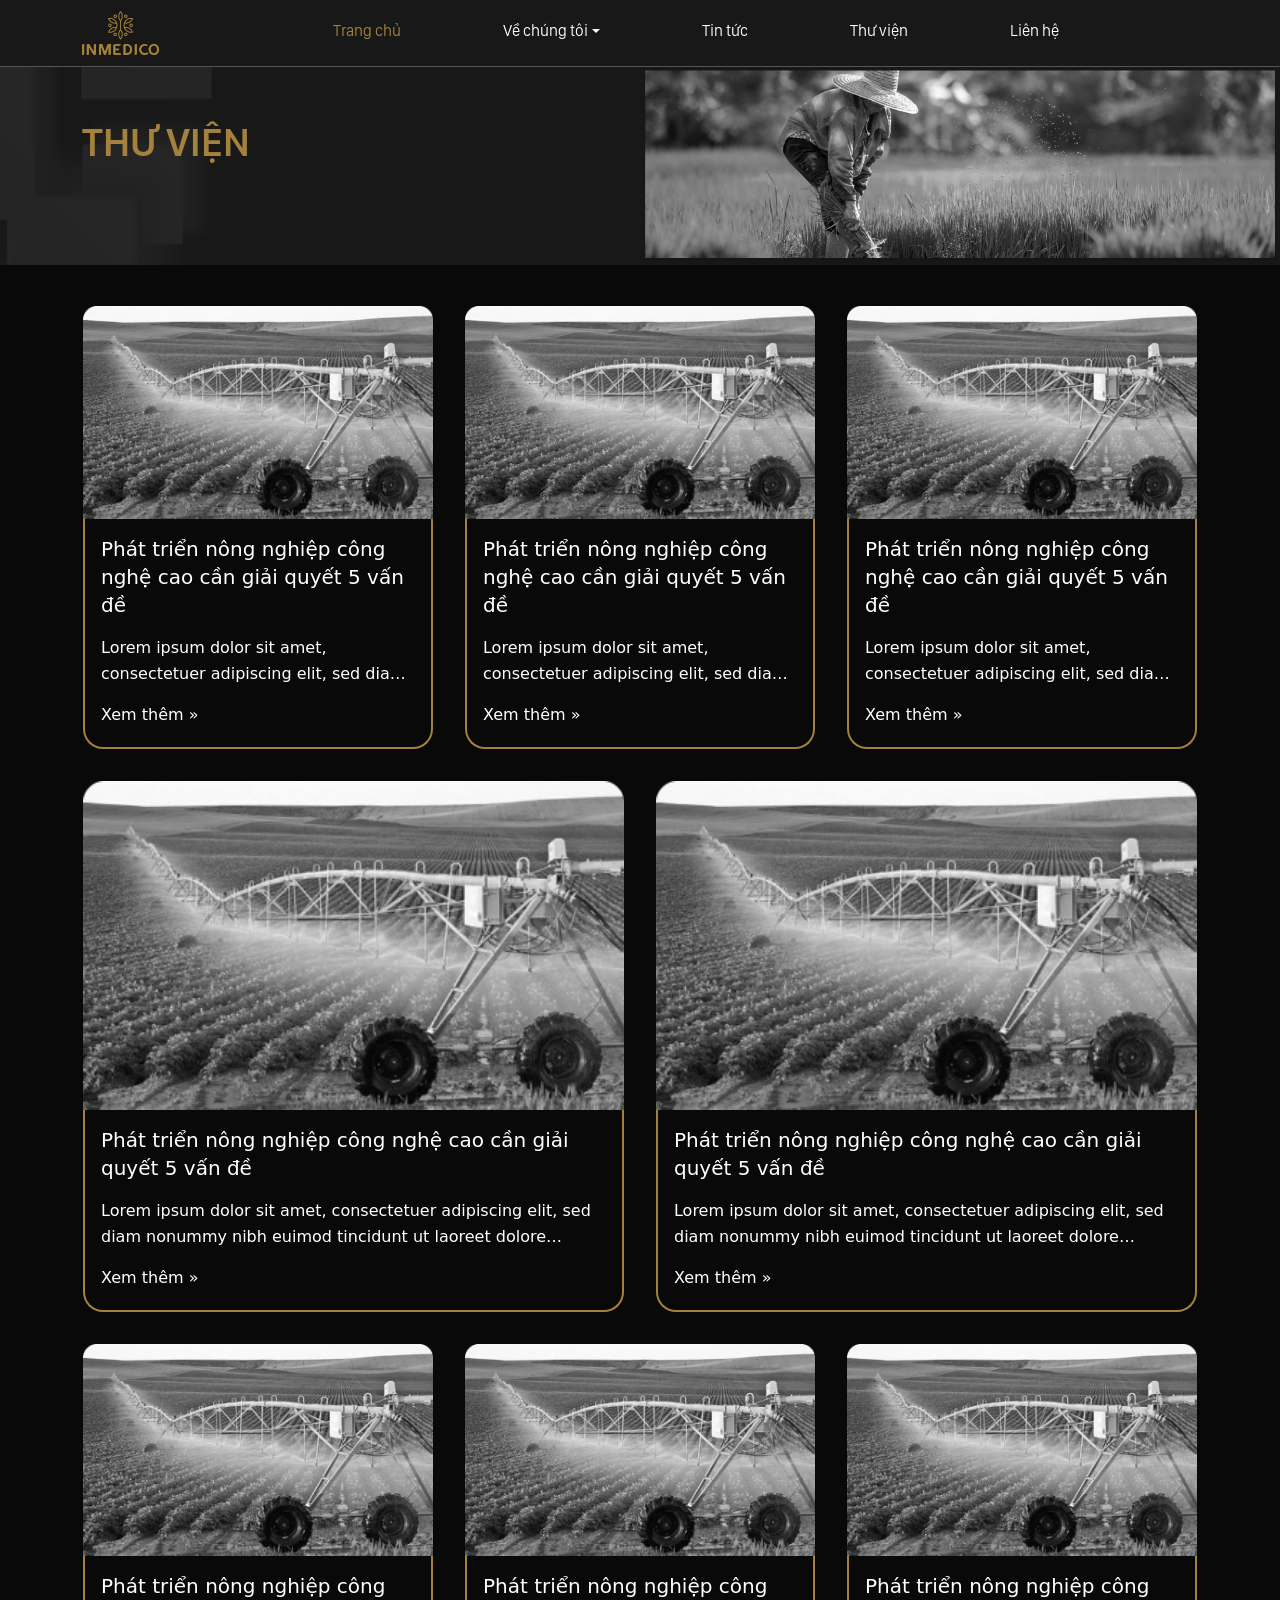
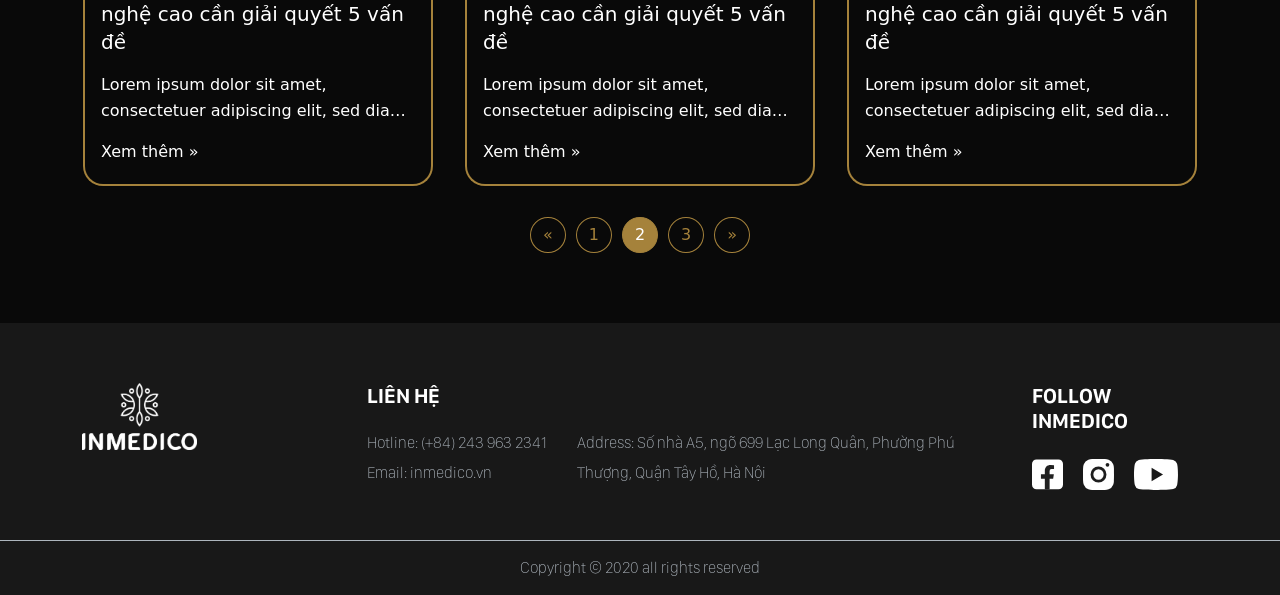
<file: category-media.html>
<!DOCTYPE html>
<html lang="vi">
<head>
	<title>Inmedico</title>
	<meta charset="utf-8">
	<meta name="viewport" content="width=device-width, initial-scale=1, shrink-to-fit=no">

	<link href="css/bootstrap.min.css" rel="stylesheet" type="text/css" />
	<link href="css/font-awesome.css" rel="stylesheet" type="text/css" />  
	<link href="css/swiper-bundle.min.css" rel="stylesheet" type="text/css" />
	<link href="css/menu-clean.css" rel="stylesheet" type="text/css" />
	<link href="css/slick.css" rel="stylesheet" type="text/css" />
	<link href="css/style.css" rel="stylesheet" type="text/css" />
</head>

<body>

	<header>
		<section class="">
			<nav id="main-nav">
				<div class="container">
					<div class="row">

						<div class="col-md-2">
							<input id="main-menu-state" type="checkbox">
							<label class="main-menu-btn" for="main-menu-state">
								<span class="main-menu-btn-icon"></span>
							</label>
							<h1 class="nav-brand"><a href="#" class="text-white"><img src="images/logo.png" alt=""></a></h1>
						</div>

						<div class="col-md-10">
							<ul id="main-menu" class="sm sm-clean">
								<li class="current-menu-item"><a href="#!">Trang chủ</a></li>
								<li>
									<a href="#!">Về chúng tôi</a>
									<ul>
										<li><a href="#!">Thương hiệu</a></li>
										<li><a href="#!">Giá trị cốt lõi</a></li>
										<li><a href="#!">Lĩnh vực</a></li>
										<li><a href="#!">Đối tác</a></li>
									</ul>
								</li>     
								<li>
									<a href="#!">Tin tức</a>
								</li>
								<li><a href="#!">Thư viện</a></li>
								<li><a href="#!">Liên hệ</a></li>
							</ul>
						</div>
					</div>
				</div>
			</nav>    
		</section>
		<div class="clear"></div>
		<!-- End menu -->    
	</header>

	<main> 
		<section class="title-category">
			<div class="title-category-text">			
				<div class="container">					
					<h1>Thư viện</h1>
				</div>
			</div>
			<div class="img-title"><img src="css/images/bg-thuvien.png"></div>
		</section>
		<div class="clear"></div>
		<!-- End title-category -->

		<section class="media-c">
			<div class="container">
				<div class="row">
					<div class="media-c-body">
						<div class="col-media-c">
							<div class="card h-100">							
								<img src="images/tin-dung-nncnc.png" class="card-img-top" alt="...">
								<div class="card-body">
									<h5 class="card-title">
										<a href="#!">Phát triển nông nghiệp công nghệ cao cần giải quyết 5 vấn đề</a>
									</h5>
									<p class="card-text text-2line">Lorem ipsum dolor sit amet, consectetuer adipiscing elit, sed diam nonummy nibh euimod tincidunt ut laoreet dolore magna Lorem ipsum dolor sit amet, consectetuer adipiscing elit, sed diam nonummy nibh euimod tincidunt ut laoreet dolore magnaLorem ipsum dolor sit amet, consectetuer adipiscing elit,</p>
								</div>
								<div class="card-footer">
									<small class=""><a href="#!">Xem thêm »</a></small>
								</div>
							</div>
						</div>
						<div class="col-media-c">
							<div class="card h-100">							
								<img src="images/tin-dung-nncnc.png" class="card-img-top" alt="...">
								<div class="card-body">
									<h5 class="card-title">
										<a href="#!">Phát triển nông nghiệp công nghệ cao cần giải quyết 5 vấn đề</a>
									</h5>
									<p class="card-text text-2line">Lorem ipsum dolor sit amet, consectetuer adipiscing elit, sed diam nonummy nibh euimod tincidunt ut laoreet dolore magna Lorem ipsum dolor sit amet, consectetuer adipiscing elit, sed diam nonummy nibh euimod tincidunt ut laoreet dolore magnaLorem ipsum dolor sit amet, consectetuer adipiscing elit,</p>
								</div>
								<div class="card-footer">
									<small class=""><a href="#!">Xem thêm »</a></small>
								</div>
							</div>
						</div>
						<div class="col-media-c">
							<div class="card h-100">							
								<img src="images/tin-dung-nncnc.png" class="card-img-top" alt="...">
								<div class="card-body">
									<h5 class="card-title">
										<a href="#!">Phát triển nông nghiệp công nghệ cao cần giải quyết 5 vấn đề</a>
									</h5>
									<p class="card-text text-2line">Lorem ipsum dolor sit amet, consectetuer adipiscing elit, sed diam nonummy nibh euimod tincidunt ut laoreet dolore magna Lorem ipsum dolor sit amet, consectetuer adipiscing elit, sed diam nonummy nibh euimod tincidunt ut laoreet dolore magnaLorem ipsum dolor sit amet, consectetuer adipiscing elit,</p>
								</div>
								<div class="card-footer">
									<small class=""><a href="#!">Xem thêm »</a></small>
								</div>
							</div>
						</div>
						<div class="col-media-c">
							<div class="card h-100">							
								<img src="images/tin-dung-nncnc.png" class="card-img-top" alt="...">
								<div class="card-body">
									<h5 class="card-title">
										<a href="#!">Phát triển nông nghiệp công nghệ cao cần giải quyết 5 vấn đề</a>
									</h5>
									<p class="card-text text-2line">Lorem ipsum dolor sit amet, consectetuer adipiscing elit, sed diam nonummy nibh euimod tincidunt ut laoreet dolore magna Lorem ipsum dolor sit amet, consectetuer adipiscing elit, sed diam nonummy nibh euimod tincidunt ut laoreet dolore magnaLorem ipsum dolor sit amet, consectetuer adipiscing elit,</p>
								</div>
								<div class="card-footer">
									<small class=""><a href="#!">Xem thêm »</a></small>
								</div>
							</div>
						</div>
						<div class="col-media-c">
							<div class="card h-100">							
								<img src="images/tin-dung-nncnc.png" class="card-img-top" alt="...">
								<div class="card-body">
									<h5 class="card-title">
										<a href="#!">Phát triển nông nghiệp công nghệ cao cần giải quyết 5 vấn đề</a>
									</h5>
									<p class="card-text text-2line">Lorem ipsum dolor sit amet, consectetuer adipiscing elit, sed diam nonummy nibh euimod tincidunt ut laoreet dolore magna Lorem ipsum dolor sit amet, consectetuer adipiscing elit, sed diam nonummy nibh euimod tincidunt ut laoreet dolore magnaLorem ipsum dolor sit amet, consectetuer adipiscing elit,</p>
								</div>
								<div class="card-footer">
									<small class=""><a href="#!">Xem thêm »</a></small>
								</div>
							</div>
						</div>
						<div class="col-media-c">
							<div class="card h-100">							
								<img src="images/tin-dung-nncnc.png" class="card-img-top" alt="...">
								<div class="card-body">
									<h5 class="card-title">
										<a href="#!">Phát triển nông nghiệp công nghệ cao cần giải quyết 5 vấn đề</a>
									</h5>
									<p class="card-text text-2line">Lorem ipsum dolor sit amet, consectetuer adipiscing elit, sed diam nonummy nibh euimod tincidunt ut laoreet dolore magna Lorem ipsum dolor sit amet, consectetuer adipiscing elit, sed diam nonummy nibh euimod tincidunt ut laoreet dolore magnaLorem ipsum dolor sit amet, consectetuer adipiscing elit,</p>
								</div>
								<div class="card-footer">
									<small class=""><a href="#!">Xem thêm »</a></small>
								</div>
							</div>
						</div>
						<div class="col-media-c">
							<div class="card h-100">							
								<img src="images/tin-dung-nncnc.png" class="card-img-top" alt="...">
								<div class="card-body">
									<h5 class="card-title">
										<a href="#!">Phát triển nông nghiệp công nghệ cao cần giải quyết 5 vấn đề</a>
									</h5>
									<p class="card-text text-2line">Lorem ipsum dolor sit amet, consectetuer adipiscing elit, sed diam nonummy nibh euimod tincidunt ut laoreet dolore magna Lorem ipsum dolor sit amet, consectetuer adipiscing elit, sed diam nonummy nibh euimod tincidunt ut laoreet dolore magnaLorem ipsum dolor sit amet, consectetuer adipiscing elit,</p>
								</div>
								<div class="card-footer">
									<small class=""><a href="#!">Xem thêm »</a></small>
								</div>
							</div>
						</div>
						<div class="col-media-c">
							<div class="card h-100">							
								<img src="images/tin-dung-nncnc.png" class="card-img-top" alt="...">
								<div class="card-body">
									<h5 class="card-title">
										<a href="#!">Phát triển nông nghiệp công nghệ cao cần giải quyết 5 vấn đề</a>
									</h5>
									<p class="card-text text-2line">Lorem ipsum dolor sit amet, consectetuer adipiscing elit, sed diam nonummy nibh euimod tincidunt ut laoreet dolore magna Lorem ipsum dolor sit amet, consectetuer adipiscing elit, sed diam nonummy nibh euimod tincidunt ut laoreet dolore magnaLorem ipsum dolor sit amet, consectetuer adipiscing elit,</p>
								</div>
								<div class="card-footer">
									<small class=""><a href="#!">Xem thêm »</a></small>
								</div>
							</div>
						</div>
					</div>
				</div>

				<div class="ptr-category">
					<div class="pagination">
						<a class="page-numbers" href="#!">«</a>
						<a class="page-numbers" href="#!">1</a>
						<span class="page-numbers current">2</span>
						<a class="page-numbers" href="#!">3</a>
						<a class="page-numbers" href="#!">»</a>	
					</div>
				</div>
			</div>
		</section>
		<div class="clear"></div>
		<!-- End news-c -->
	</main>	

	<footer>
		<div class="footer-body">
			<div class="container">
				<div class="row">
					<div class="col-md-3">
						<div class="brand-bot">
							<img src="images/logo-bot.png">
						</div>					
					</div>
					<div class="col-md-7">
						<div class="h2">LIÊN HỆ</div>
						<div class="content">	
							<div>				
								<p>Hotline: (+84) 243 963 2341</p>
								<p>Email: inmedico.vn</p>
							</div>	
							<p>Address: Số nhà A5, ngõ 699 Lạc Long Quân, Phường Phú Thượng, Quận Tây Hồ, Hà Nội</p>				
						</div>
					</div>
					<div class="col-md-2">
						<div class="h2">FOLLOW INMEDICO</div>
						<div class="share-news-d">
							<span><a href="#!"><img src="css/images/facebook-bot.svg"></a></span>
							<span><a href="#!"><img src="css/images/icon-bot2.svg"></a></span>
							<span><a href="#!"><img src="css/images/youtube-bot.svg"></a></span>
						</div>
					</div>
				</div>
			</div>	
		</div>
		<div class="copyright">
			Copyright © 2020 all rights reserved
		</div>	
	</footer>

	<script type="text/javascript" src="js/jquery.min.js"></script>
	<script type="text/javascript" src="js/jquery.smartmenus.min.js"></script>
	<script type="text/javascript" src="js/bootstrap.bundle.min.js"></script>  
	<script type="text/javascript" src="js/swiper-bundle.min.js"></script>
	<script type="text/javascript" src="js/slick.min.js"></script>
	<script type="text/javascript" src="js/main.js"></script>
</body>
</html>
</file>
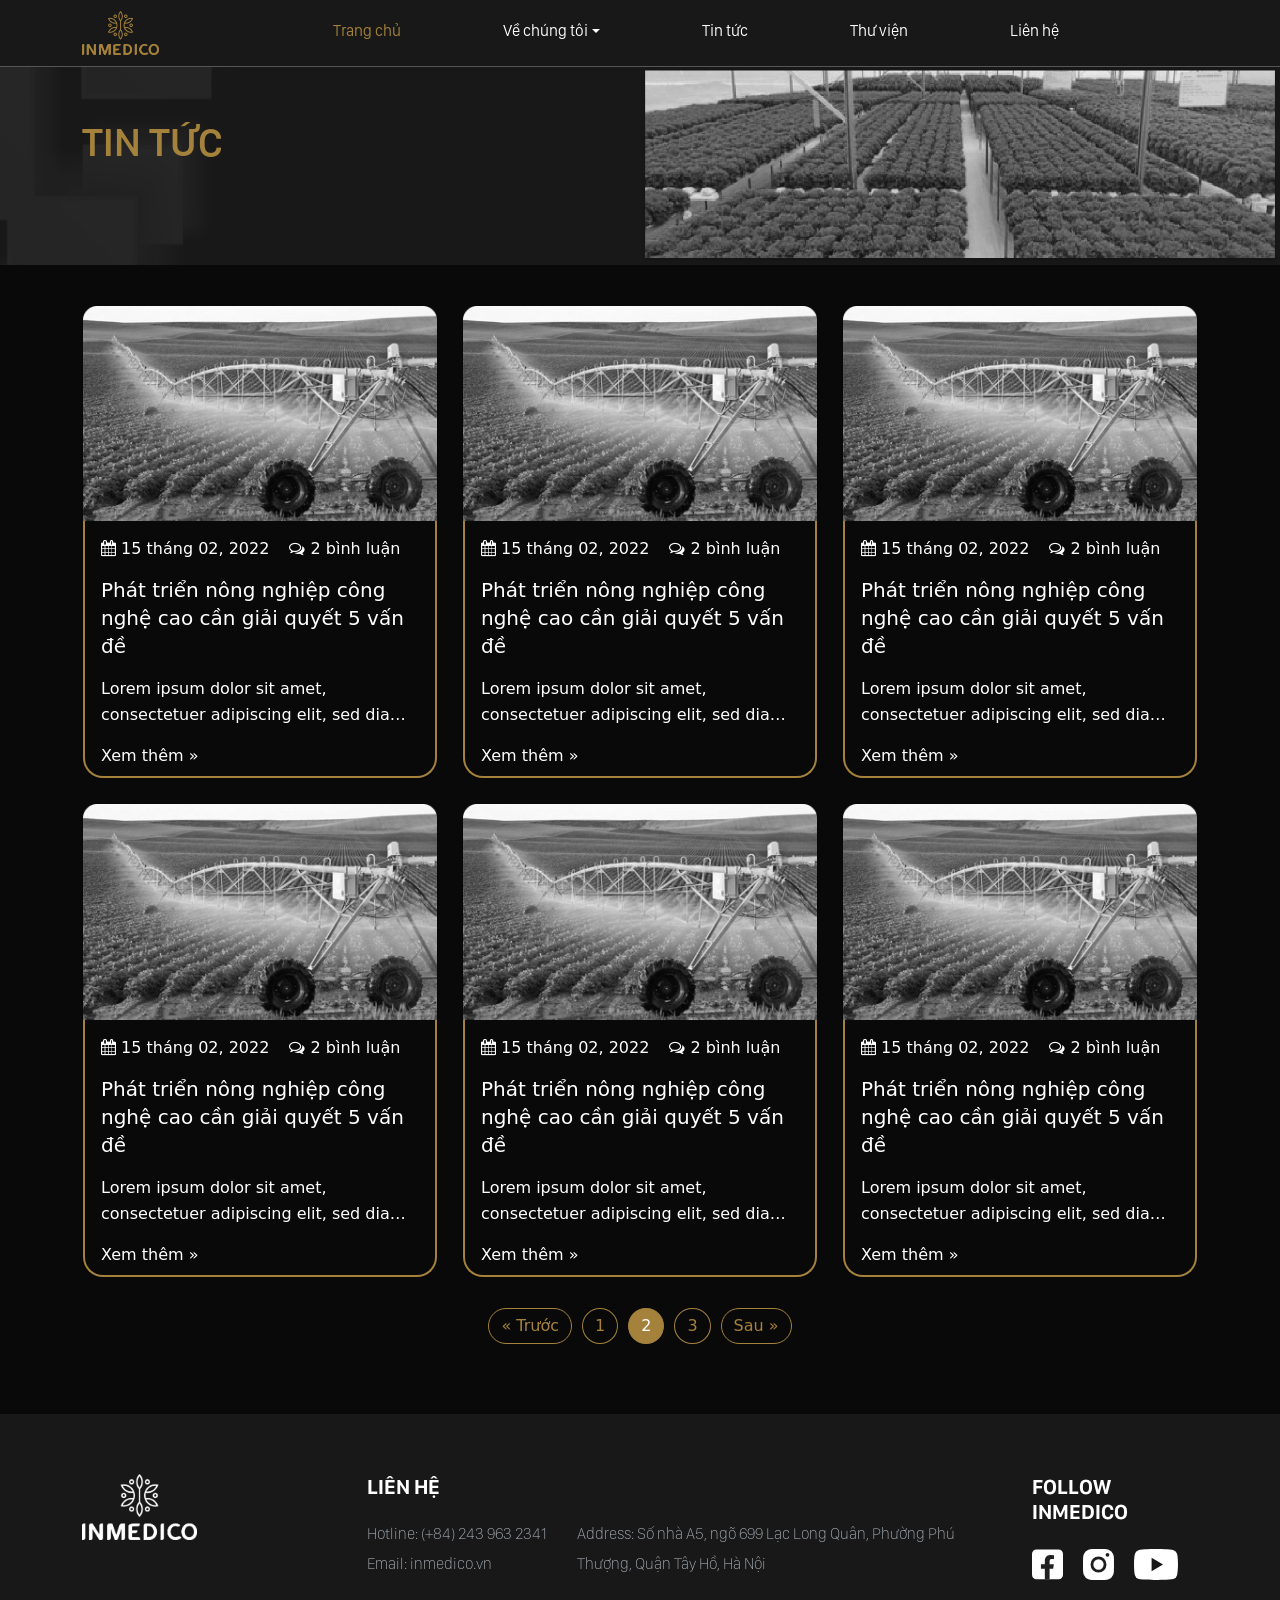
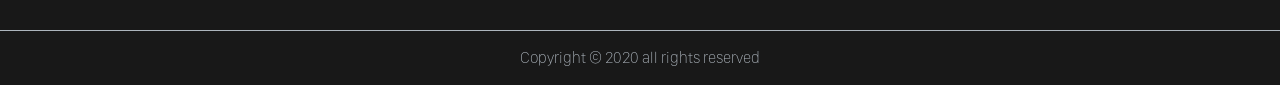
<file: category-news.html>
<!DOCTYPE html>
<html lang="vi">
<head>
	<title>Inmedico</title>
	<meta charset="utf-8">
	<meta name="viewport" content="width=device-width, initial-scale=1, shrink-to-fit=no">

	<link href="css/bootstrap.min.css" rel="stylesheet" type="text/css" />
	<link href="css/font-awesome.css" rel="stylesheet" type="text/css" />  
	<link href="css/swiper-bundle.min.css" rel="stylesheet" type="text/css" />
	<link href="css/menu-clean.css" rel="stylesheet" type="text/css" />
	<link href="css/slick.css" rel="stylesheet" type="text/css" />
	<link href="css/style.css" rel="stylesheet" type="text/css" />
</head>

<body>

	<header>
		<section class="">
			<nav id="main-nav">
				<div class="container">
					<div class="row">

						<div class="col-md-2">
							<input id="main-menu-state" type="checkbox">
							<label class="main-menu-btn" for="main-menu-state">
								<span class="main-menu-btn-icon"></span>
							</label>
							<h1 class="nav-brand"><a href="#" class="text-white"><img src="images/logo.png" alt=""></a></h1>
						</div>

						<div class="col-md-10">
							<ul id="main-menu" class="sm sm-clean">
								<li class="current-menu-item"><a href="#!">Trang chủ</a></li>
								<li>
									<a href="#!">Về chúng tôi</a>
									<ul>
										<li><a href="#!">Thương hiệu</a></li>
										<li><a href="#!">Giá trị cốt lõi</a></li>
										<li><a href="#!">Lĩnh vực</a></li>
										<li><a href="#!">Đối tác</a></li>
									</ul>
								</li>     
								<li>
									<a href="#!">Tin tức</a>
								</li>
								<li><a href="#!">Thư viện</a></li>
								<li><a href="#!">Liên hệ</a></li>
							</ul>
						</div>
					</div>
				</div>
			</nav>    
		</section>
		<div class="clear"></div>
		<!-- End menu -->    
	</header>

	<main> 
		<section class="title-category">
			<div class="title-category-text">			
				<div class="container">					
					<h1>Tin tức</h1>
				</div>
			</div>
			<div class="img-title"><img src="css/images/bg-tin-tuc.png"></div>
		</section>
		<div class="clear"></div>
		<!-- End title-category -->


		<section class="news-c">
			<div class="container">
				<div class="row row-cols-1 row-cols-md-3 g-4">
					<div class="col">
						<div class="card h-100">							
							<img src="images/tin-dung-nncnc.png" class="card-img-top" alt="...">
							<div class="card-body">
								<div class="card-time">
									<span><i class="fa fa-calendar"></i> 15 tháng 02, 2022</span>
									<span><i class="fa fa-comments-o"></i> 2 bình luận</span>
								</div>
								<h5 class="card-title">
									<a href="#!">Phát triển nông nghiệp công nghệ cao cần giải quyết 5 vấn đề</a>
								</h5>
								<p class="card-text text-2line">Lorem ipsum dolor sit amet, consectetuer adipiscing elit, sed diam nonummy nibh euimod tincidunt ut laoreet dolore magna Lorem ipsum dolor sit amet, consectetuer adipiscing elit, sed diam nonummy nibh euimod tincidunt ut laoreet dolore magnaLorem ipsum dolor sit amet, consectetuer adipiscing elit,</p>
							</div>
							<div class="card-footer">
								<small class=""><a href="#!">Xem thêm »</a></small>
							</div>
						</div>
					</div>
					<div class="col">
						<div class="card h-100">							
							<img src="images/tin-dung-nncnc.png" class="card-img-top" alt="...">
							<div class="card-body">
								<div class="card-time">
									<span><i class="fa fa-calendar"></i> 15 tháng 02, 2022</span>
									<span><i class="fa fa-comments-o"></i> 2 bình luận</span>
								</div>
								<h5 class="card-title">
									<a href="#!">Phát triển nông nghiệp công nghệ cao cần giải quyết 5 vấn đề</a>
								</h5>
								<p class="card-text text-2line">Lorem ipsum dolor sit amet, consectetuer adipiscing elit, sed diam nonummy nibh euimod tincidunt ut laoreet dolore magna Lorem ipsum dolor sit amet, consectetuer adipiscing elit, sed diam nonummy nibh euimod tincidunt ut laoreet dolore magnaLorem ipsum dolor sit amet, consectetuer adipiscing elit,</p>
							</div>
							<div class="card-footer">
								<small class=""><a href="#!">Xem thêm »</a></small>
							</div>
						</div>
					</div>
					<div class="col">
						<div class="card h-100">							
							<img src="images/tin-dung-nncnc.png" class="card-img-top" alt="...">
							<div class="card-body">
								<div class="card-time">
									<span><i class="fa fa-calendar"></i> 15 tháng 02, 2022</span>
									<span><i class="fa fa-comments-o"></i> 2 bình luận</span>
								</div>
								<h5 class="card-title">
									<a href="#!">Phát triển nông nghiệp công nghệ cao cần giải quyết 5 vấn đề</a>
								</h5>
								<p class="card-text text-2line">Lorem ipsum dolor sit amet, consectetuer adipiscing elit, sed diam nonummy nibh euimod tincidunt ut laoreet dolore magna Lorem ipsum dolor sit amet, consectetuer adipiscing elit, sed diam nonummy nibh euimod tincidunt ut laoreet dolore magnaLorem ipsum dolor sit amet, consectetuer adipiscing elit,</p>
							</div>
							<div class="card-footer">
								<small class=""><a href="#!">Xem thêm »</a></small>
							</div>
						</div>
					</div>
					<div class="col">
						<div class="card h-100">							
							<img src="images/tin-dung-nncnc.png" class="card-img-top" alt="...">
							<div class="card-body">
								<div class="card-time">
									<span><i class="fa fa-calendar"></i> 15 tháng 02, 2022</span>
									<span><i class="fa fa-comments-o"></i> 2 bình luận</span>
								</div>
								<h5 class="card-title">
									<a href="#!">Phát triển nông nghiệp công nghệ cao cần giải quyết 5 vấn đề</a>
								</h5>
								<p class="card-text text-2line">Lorem ipsum dolor sit amet, consectetuer adipiscing elit, sed diam nonummy nibh euimod tincidunt ut laoreet dolore magna Lorem ipsum dolor sit amet, consectetuer adipiscing elit, sed diam nonummy nibh euimod tincidunt ut laoreet dolore magnaLorem ipsum dolor sit amet, consectetuer adipiscing elit,</p>
							</div>
							<div class="card-footer">
								<small class=""><a href="#!">Xem thêm »</a></small>
							</div>
						</div>
					</div>
					<div class="col">
						<div class="card h-100">							
							<img src="images/tin-dung-nncnc.png" class="card-img-top" alt="...">
							<div class="card-body">
								<div class="card-time">
									<span><i class="fa fa-calendar"></i> 15 tháng 02, 2022</span>
									<span><i class="fa fa-comments-o"></i> 2 bình luận</span>
								</div>
								<h5 class="card-title">
									<a href="#!">Phát triển nông nghiệp công nghệ cao cần giải quyết 5 vấn đề</a>
								</h5>
								<p class="card-text text-2line">Lorem ipsum dolor sit amet, consectetuer adipiscing elit, sed diam nonummy nibh euimod tincidunt ut laoreet dolore magna Lorem ipsum dolor sit amet, consectetuer adipiscing elit, sed diam nonummy nibh euimod tincidunt ut laoreet dolore magnaLorem ipsum dolor sit amet, consectetuer adipiscing elit,</p>
							</div>
							<div class="card-footer">
								<small class=""><a href="#!">Xem thêm »</a></small>
							</div>
						</div>
					</div>
					<div class="col">
						<div class="card h-100">							
							<img src="images/tin-dung-nncnc.png" class="card-img-top" alt="...">
							<div class="card-body">
								<div class="card-time">
									<span><i class="fa fa-calendar"></i> 15 tháng 02, 2022</span>
									<span><i class="fa fa-comments-o"></i> 2 bình luận</span>
								</div>
								<h5 class="card-title">
									<a href="#!">Phát triển nông nghiệp công nghệ cao cần giải quyết 5 vấn đề</a>
								</h5>
								<p class="card-text text-2line">Lorem ipsum dolor sit amet, consectetuer adipiscing elit, sed diam nonummy nibh euimod tincidunt ut laoreet dolore magna Lorem ipsum dolor sit amet, consectetuer adipiscing elit, sed diam nonummy nibh euimod tincidunt ut laoreet dolore magnaLorem ipsum dolor sit amet, consectetuer adipiscing elit,</p>
							</div>
							<div class="card-footer">
								<small class=""><a href="#!">Xem thêm »</a></small>
							</div>
						</div>
					</div>
				</div>

				<div class="ptr-category">
					<div class="pagination">
						<a class="prev page-numbers" href="#!">« Trước</a>
						<a class="page-numbers" href="#!">1</a>
						<span class="page-numbers current">2</span>
						<a class="page-numbers" href="#!">3</a>
						<a class="next page-numbers" href="#!">Sau »</a>	
					</div>
				</div>
			</div>
		</section>
		<div class="clear"></div>
		<!-- End news-c -->
	</main>	

	<footer>
		<div class="footer-body">
			<div class="container">
				<div class="row">
					<div class="col-md-3">
						<div class="brand-bot">
							<img src="images/logo-bot.png">
						</div>					
					</div>
					<div class="col-md-7">
						<div class="h2">LIÊN HỆ</div>
						<div class="content">	
							<div>				
								<p>Hotline: (+84) 243 963 2341</p>
								<p>Email: inmedico.vn</p>
							</div>	
							<p>Address: Số nhà A5, ngõ 699 Lạc Long Quân, Phường Phú Thượng, Quận Tây Hồ, Hà Nội</p>				
						</div>
					</div>
					<div class="col-md-2">
						<div class="h2">FOLLOW INMEDICO</div>
						<div class="share-news-d">
							<span><a href="#!"><img src="css/images/facebook-bot.svg"></a></span>
							<span><a href="#!"><img src="css/images/icon-bot2.svg"></a></span>
							<span><a href="#!"><img src="css/images/youtube-bot.svg"></a></span>
						</div>
					</div>
				</div>
			</div>	
		</div>
		<div class="copyright">
			Copyright © 2020 all rights reserved
		</div>	
	</footer>

	<script type="text/javascript" src="js/jquery.min.js"></script>
	<script type="text/javascript" src="js/jquery.smartmenus.min.js"></script>
	<script type="text/javascript" src="js/bootstrap.bundle.min.js"></script>  
	<script type="text/javascript" src="js/swiper-bundle.min.js"></script>
	<script type="text/javascript" src="js/slick.min.js"></script>
	<script type="text/javascript" src="js/main.js"></script>
</body>
</html>
</file>
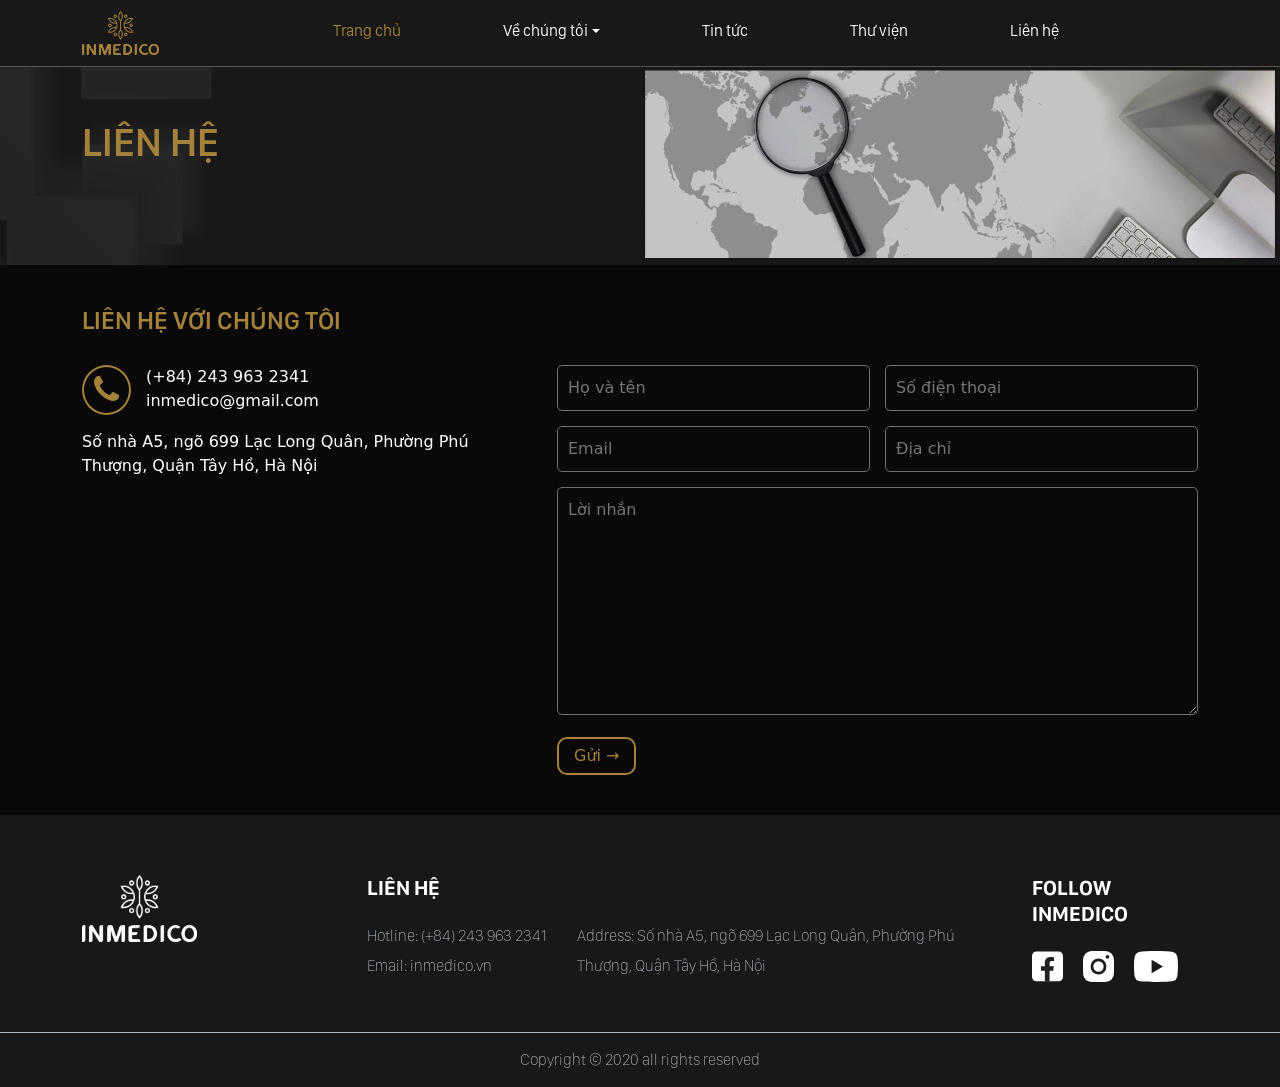
<file: contract.html>
<!DOCTYPE html>
<html lang="vi">
<head>
	<title>Inmedico</title>
	<meta charset="utf-8">
	<meta name="viewport" content="width=device-width, initial-scale=1, shrink-to-fit=no">

	<link href="css/bootstrap.min.css" rel="stylesheet" type="text/css" />
	<link href="css/font-awesome.css" rel="stylesheet" type="text/css" />  
	<link href="css/swiper-bundle.min.css" rel="stylesheet" type="text/css" />
	<link href="css/menu-clean.css" rel="stylesheet" type="text/css" />
	<link href="css/slick.css" rel="stylesheet" type="text/css" />
	<link href="css/style.css" rel="stylesheet" type="text/css" />
</head>

<body>

	<header>
		<section class="">
			<nav id="main-nav">
				<div class="container">
					<div class="row">

						<div class="col-md-2">
							<input id="main-menu-state" type="checkbox">
							<label class="main-menu-btn" for="main-menu-state">
								<span class="main-menu-btn-icon"></span>
							</label>
							<h1 class="nav-brand"><a href="#" class="text-white"><img src="images/logo.png" alt=""></a></h1>
						</div>

						<div class="col-md-10">
							<ul id="main-menu" class="sm sm-clean">
								<li class="current-menu-item"><a href="#!">Trang chủ</a></li>
								<li>
									<a href="#!">Về chúng tôi</a>
									<ul>
										<li><a href="#!">Thương hiệu</a></li>
										<li><a href="#!">Giá trị cốt lõi</a></li>
										<li><a href="#!">Lĩnh vực</a></li>
										<li><a href="#!">Đối tác</a></li>
									</ul>
								</li>     
								<li>
									<a href="#!">Tin tức</a>
								</li>
								<li><a href="#!">Thư viện</a></li>
								<li><a href="#!">Liên hệ</a></li>
							</ul>
						</div>
					</div>
				</div>
			</nav>    
		</section>
		<div class="clear"></div>
		<!-- End menu -->    
	</header>

	<main> 
		<section class="title-category">
			<div class="title-category-text">			
				<div class="container">					
					<h1>Liên hệ</h1>
				</div>
			</div>
			<div class="img-title"><img src="css/images/banner-contact.png"></div>
		</section>
		<div class="clear"></div>
		<!-- End title-category -->

		<section class="box-contract">
			<div class="container">
				<div class="row">
					<h2>Liên hệ với chúng tôi</h2>
					<div class="col-md-5">
						<div class="text-lh">
							<div class="icon-lh"><i class="fa fa-phone"></i></div>
							<div class="text-r">
								<p>(+84) 243 963 2341</p>
								<p>inmedico@gmail.com</p>
							</div>
						</div>
						<div class="text-adress">
							<p>Số nhà A5, ngõ 699 Lạc Long Quân, Phường Phú Thượng, Quận Tây Hồ, Hà Nội</p>
						</div>
						<div class="g-map">
							<iframe src="https://www.google.com/maps/embed?pb=!1m18!1m12!1m3!1d3724.4531048801464!2d105.81904341451386!3d21.014548686006076!2m3!1f0!2f0!3f0!3m2!1i1024!2i768!4f13.1!3m3!1m2!1s0x3135ab7c2c4b4461%3A0xd34ab6a46a7730b4!2zUC4gxJDhurduZyBUaeG6v24gxJDDtG5nLCDEkOG7kW5nIMSQYSwgSMOgIE7hu5lpLCBWaeG7h3QgTmFt!5e0!3m2!1svi!2s!4v1663433033560!5m2!1svi!2s" width="600" height="450" style="border:0;" allowfullscreen="" loading="lazy" referrerpolicy="no-referrer-when-downgrade"></iframe>
						</div>
					</div>
					<div class="col-md-7">
						<ul class="box-form">
							<li>
								<input type="text" name="your-name" class="name" placeholder="Họ và tên" />
							</li>
							<li>
								<input type="tel" name="your-tel" class="phone" placeholder="Số điện thoại" />
							</li>
							<li>
								<input type="email" name="your-email" class="email" placeholder="Email" />
							</li>
							<li>
								<input type="text" name="your-adress" class="adress" placeholder="Địa chỉ" />
							</li>
							<li>
								<textarea class="content" placeholder="Lời nhắn"></textarea>
							</li>
							<li>
								<div class="box-submit">
									<input type="submit" value="Gửi &#8594;" class="has-spinner wpcf7-submit" />
								</div>
							</li>
						</ul>
					</div>
				</div>
			</div>
		</section>
		<!-- End box-contract -->

	</main>	

	<footer>
		<div class="footer-body">
			<div class="container">
				<div class="row">
					<div class="col-md-3">
						<div class="brand-bot">
							<img src="images/logo-bot.png">
						</div>					
					</div>
					<div class="col-md-7">
						<div class="h2">LIÊN HỆ</div>
						<div class="content">	
							<div>				
								<p>Hotline: (+84) 243 963 2341</p>
								<p>Email: inmedico.vn</p>
							</div>	
							<p>Address: Số nhà A5, ngõ 699 Lạc Long Quân, Phường Phú Thượng, Quận Tây Hồ, Hà Nội</p>				
						</div>
					</div>
					<div class="col-md-2">
						<div class="h2">FOLLOW INMEDICO</div>
						<div class="share-news-d">
							<span><a href="#!"><img src="css/images/facebook-bot.svg"></a></span>
							<span><a href="#!"><img src="css/images/icon-bot2.svg"></a></span>
							<span><a href="#!"><img src="css/images/youtube-bot.svg"></a></span>
						</div>
					</div>
				</div>
			</div>	
		</div>
		<div class="copyright">
			Copyright © 2020 all rights reserved
		</div>	
	</footer>

	<script type="text/javascript" src="js/jquery.min.js"></script>
	<script type="text/javascript" src="js/jquery.smartmenus.min.js"></script>
	<script type="text/javascript" src="js/bootstrap.bundle.min.js"></script>  
	<script type="text/javascript" src="js/swiper-bundle.min.js"></script>
	<script type="text/javascript" src="js/slick.min.js"></script>
	<script type="text/javascript" src="js/main.js"></script>
</body>
</html>
</file>
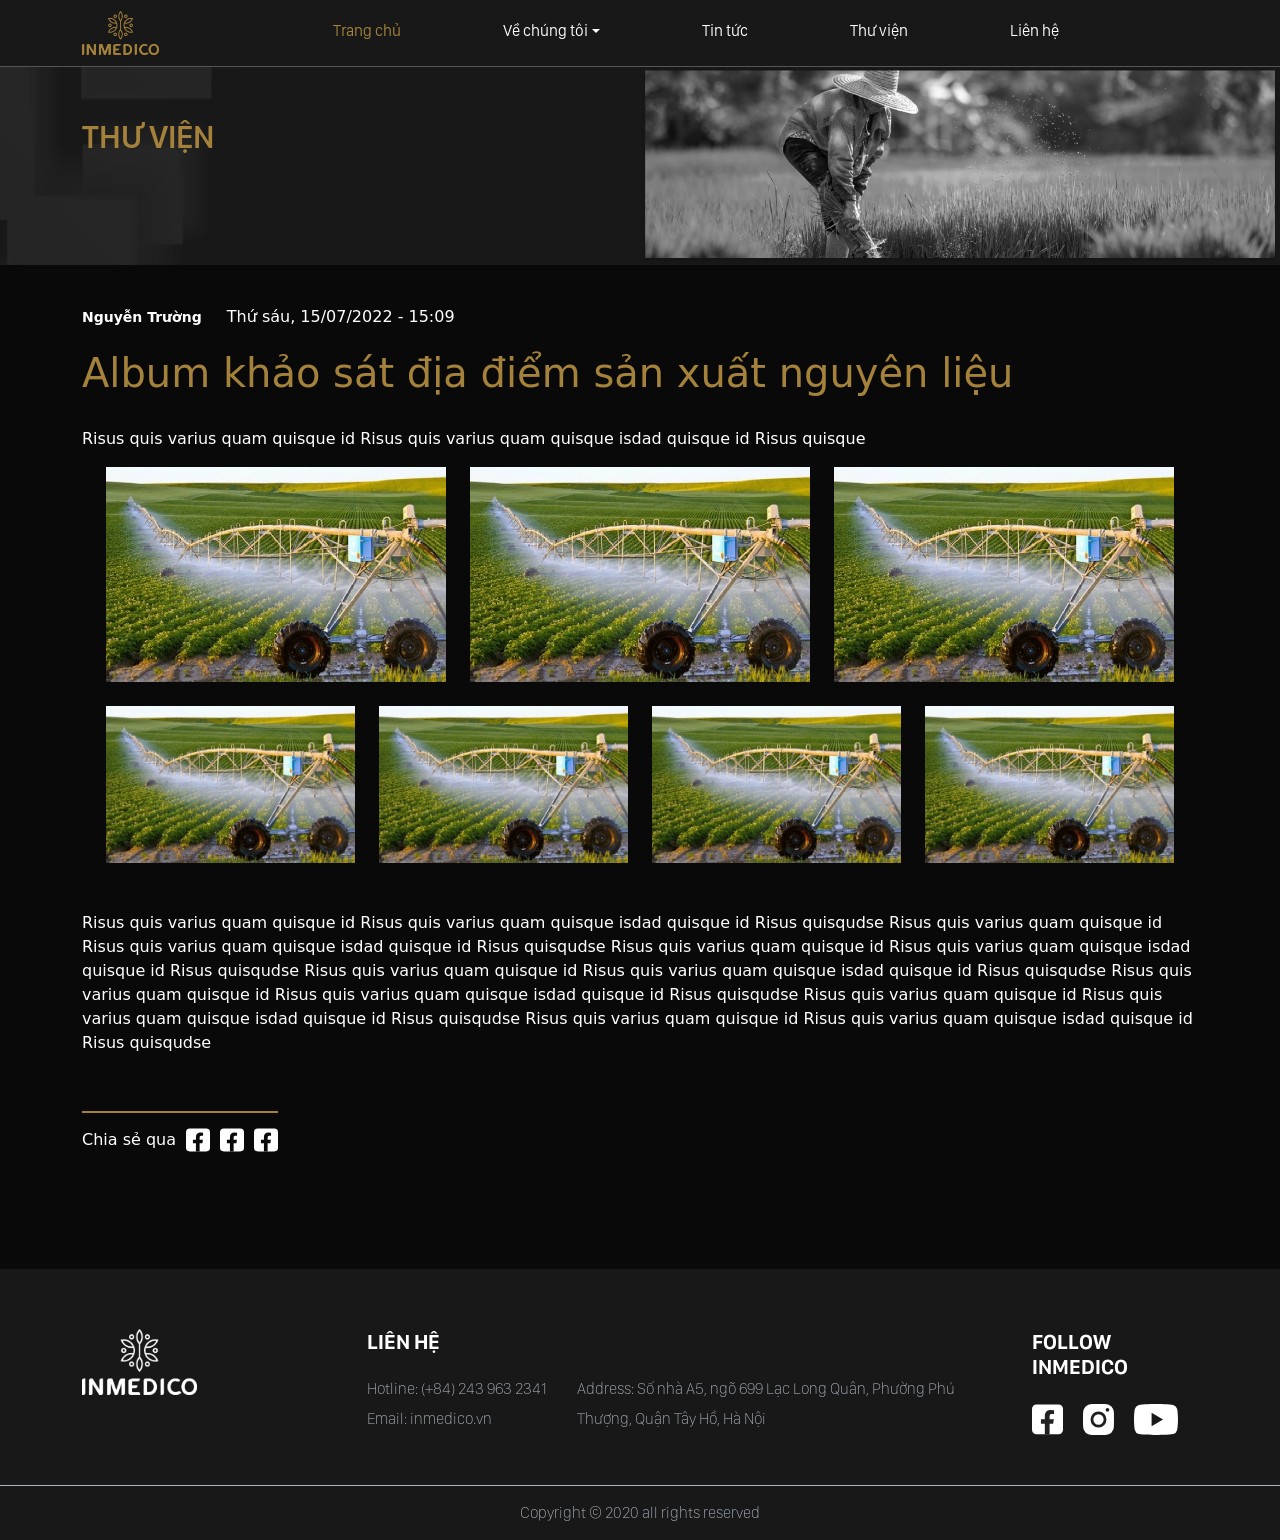
<file: detail-media.html>
<!DOCTYPE html>
<html lang="vi">
<head>
	<title>Inmedico</title>
	<meta charset="utf-8">
	<meta name="viewport" content="width=device-width, initial-scale=1, shrink-to-fit=no">

	<link href="css/bootstrap.min.css" rel="stylesheet" type="text/css" />
	<link href="css/font-awesome.css" rel="stylesheet" type="text/css" />  
	<link href="css/swiper-bundle.min.css" rel="stylesheet" type="text/css" />
	<link href="css/menu-clean.css" rel="stylesheet" type="text/css" />
	<link href="css/slick.css" rel="stylesheet" type="text/css" />
	<link href="css/style.css" rel="stylesheet" type="text/css" />
</head>

<body>

	<header>
		<section class="">
			<nav id="main-nav">
				<div class="container">
					<div class="row">

						<div class="col-md-2">
							<input id="main-menu-state" type="checkbox">
							<label class="main-menu-btn" for="main-menu-state">
								<span class="main-menu-btn-icon"></span>
							</label>
							<h1 class="nav-brand"><a href="#" class="text-white"><img src="images/logo.png" alt=""></a></h1>
						</div>

						<div class="col-md-10">
							<ul id="main-menu" class="sm sm-clean">
								<li class="current-menu-item"><a href="#!">Trang chủ</a></li>
								<li>
									<a href="#!">Về chúng tôi</a>
									<ul>
										<li><a href="#!">Thương hiệu</a></li>
										<li><a href="#!">Giá trị cốt lõi</a></li>
										<li><a href="#!">Lĩnh vực</a></li>
										<li><a href="#!">Đối tác</a></li>
									</ul>
								</li>     
								<li>
									<a href="#!">Tin tức</a>
								</li>
								<li><a href="#!">Thư viện</a></li>
								<li><a href="#!">Liên hệ</a></li>
							</ul>
						</div>
					</div>
				</div>
			</nav>    
		</section>
		<div class="clear"></div>
		<!-- End menu -->    
	</header>

	<main> 
		<section class="title-category">
			<div class="title-category-text">			
				<div class="container">					
					<h2>Thư viện</h2>
				</div>
			</div>
			<div class="img-title"><img src="css/images/bg-thuvien.png"></div>
		</section>
		<div class="clear"></div>
		<!-- End title-category -->


		<section class="news-d">
			<div class="container">
				<div class="row">
					<div class="box-date">
						<span class="author">Nguyễn Trường</span>
						<span class="date">Thứ sáu, 15/07/2022 - 15:09</span>
					</div>

					<h1 class="title-news-d">Album khảo sát địa điểm sản xuất nguyên liệu</h1>

					<div class="content-news-d">
						<p>
							Risus quis varius quam quisque id Risus quis varius quam quisque isdad quisque id Risus quisque
						</p>
						<div class="container">
							<div class="row">
								<div class="col-md-4">
									<img src="images/tin-dung-nncnc-2.png">
								</div>
								<div class="col-md-4">
									<img src="images/tin-dung-nncnc-2.png">
								</div>
								<div class="col-md-4">
									<img src="images/tin-dung-nncnc-2.png">
								</div>
							</div>
						</div>
						<br>
						<div class="container">
							<div class="row">
								<div class="col-md-3">
									<img src="images/tin-dung-nncnc-2.png">
								</div>
								<div class="col-md-3">
									<img src="images/tin-dung-nncnc-2.png">
								</div>
								<div class="col-md-3">
									<img src="images/tin-dung-nncnc-2.png">
								</div>
								<div class="col-md-3">
									<img src="images/tin-dung-nncnc-2.png">
								</div>
							</div>
						</div>
						<br><br>
						<p>
							Risus quis varius quam quisque id Risus quis varius quam quisque isdad quisque id Risus quisqudse Risus quis varius quam quisque id Risus quis varius quam quisque isdad quisque id Risus quisqudse Risus quis varius quam quisque id Risus quis varius quam quisque isdad quisque id Risus quisqudse Risus quis varius quam quisque id Risus quis varius quam quisque isdad quisque id Risus quisqudse Risus quis varius quam quisque id Risus quis varius quam quisque isdad quisque id Risus quisqudse Risus quis varius quam quisque id Risus quis varius quam quisque isdad quisque id Risus quisqudse Risus quis varius quam quisque id Risus quis varius quam quisque isdad quisque id Risus quisqudse
						</p>
					</div>

					<div class="share-news-d">
						<div class="box-share">
							<span>Chia sẻ qua</span>
							<span><a href="#!"><img src="images/facebook.svg"></a></span>
							<span><a href="#!"><img src="images/facebook.svg"></a></span>
							<span><a href="#!"><img src="images/facebook.svg"></a></span>
						</div>
					</div>
				</div>
			</div>
		</section>
		<div class="clear"></div>
		<!-- End news-c -->
	</main>	
	<div class="pd-60" style=" padding-bottom: 77px; background: #090909; "></div>
	<div class="clear"></div>
	<footer>
		<div class="footer-body">
			<div class="container">
				<div class="row">
					<div class="col-md-3">
						<div class="brand-bot">
							<img src="images/logo-bot.png">
						</div>					
					</div>
					<div class="col-md-7">
						<div class="h2">LIÊN HỆ</div>
						<div class="content">	
							<div>				
								<p>Hotline: (+84) 243 963 2341</p>
								<p>Email: inmedico.vn</p>
							</div>	
							<p>Address: Số nhà A5, ngõ 699 Lạc Long Quân, Phường Phú Thượng, Quận Tây Hồ, Hà Nội</p>				
						</div>
					</div>
					<div class="col-md-2">
						<div class="h2">FOLLOW INMEDICO</div>
						<div class="share-news-d">
							<span><a href="#!"><img src="css/images/facebook-bot.svg"></a></span>
							<span><a href="#!"><img src="css/images/icon-bot2.svg"></a></span>
							<span><a href="#!"><img src="css/images/youtube-bot.svg"></a></span>
						</div>
					</div>
				</div>
			</div>	
		</div>
		<div class="copyright">
			Copyright © 2020 all rights reserved
		</div>	
	</footer>

	<script type="text/javascript" src="js/jquery.min.js"></script>
	<script type="text/javascript" src="js/jquery.smartmenus.min.js"></script>
	<script type="text/javascript" src="js/bootstrap.bundle.min.js"></script>  
	<script type="text/javascript" src="js/swiper-bundle.min.js"></script>
	<script type="text/javascript" src="js/slick.min.js"></script>
	<script type="text/javascript" src="js/main.js"></script>
</body>
</html>
</file>
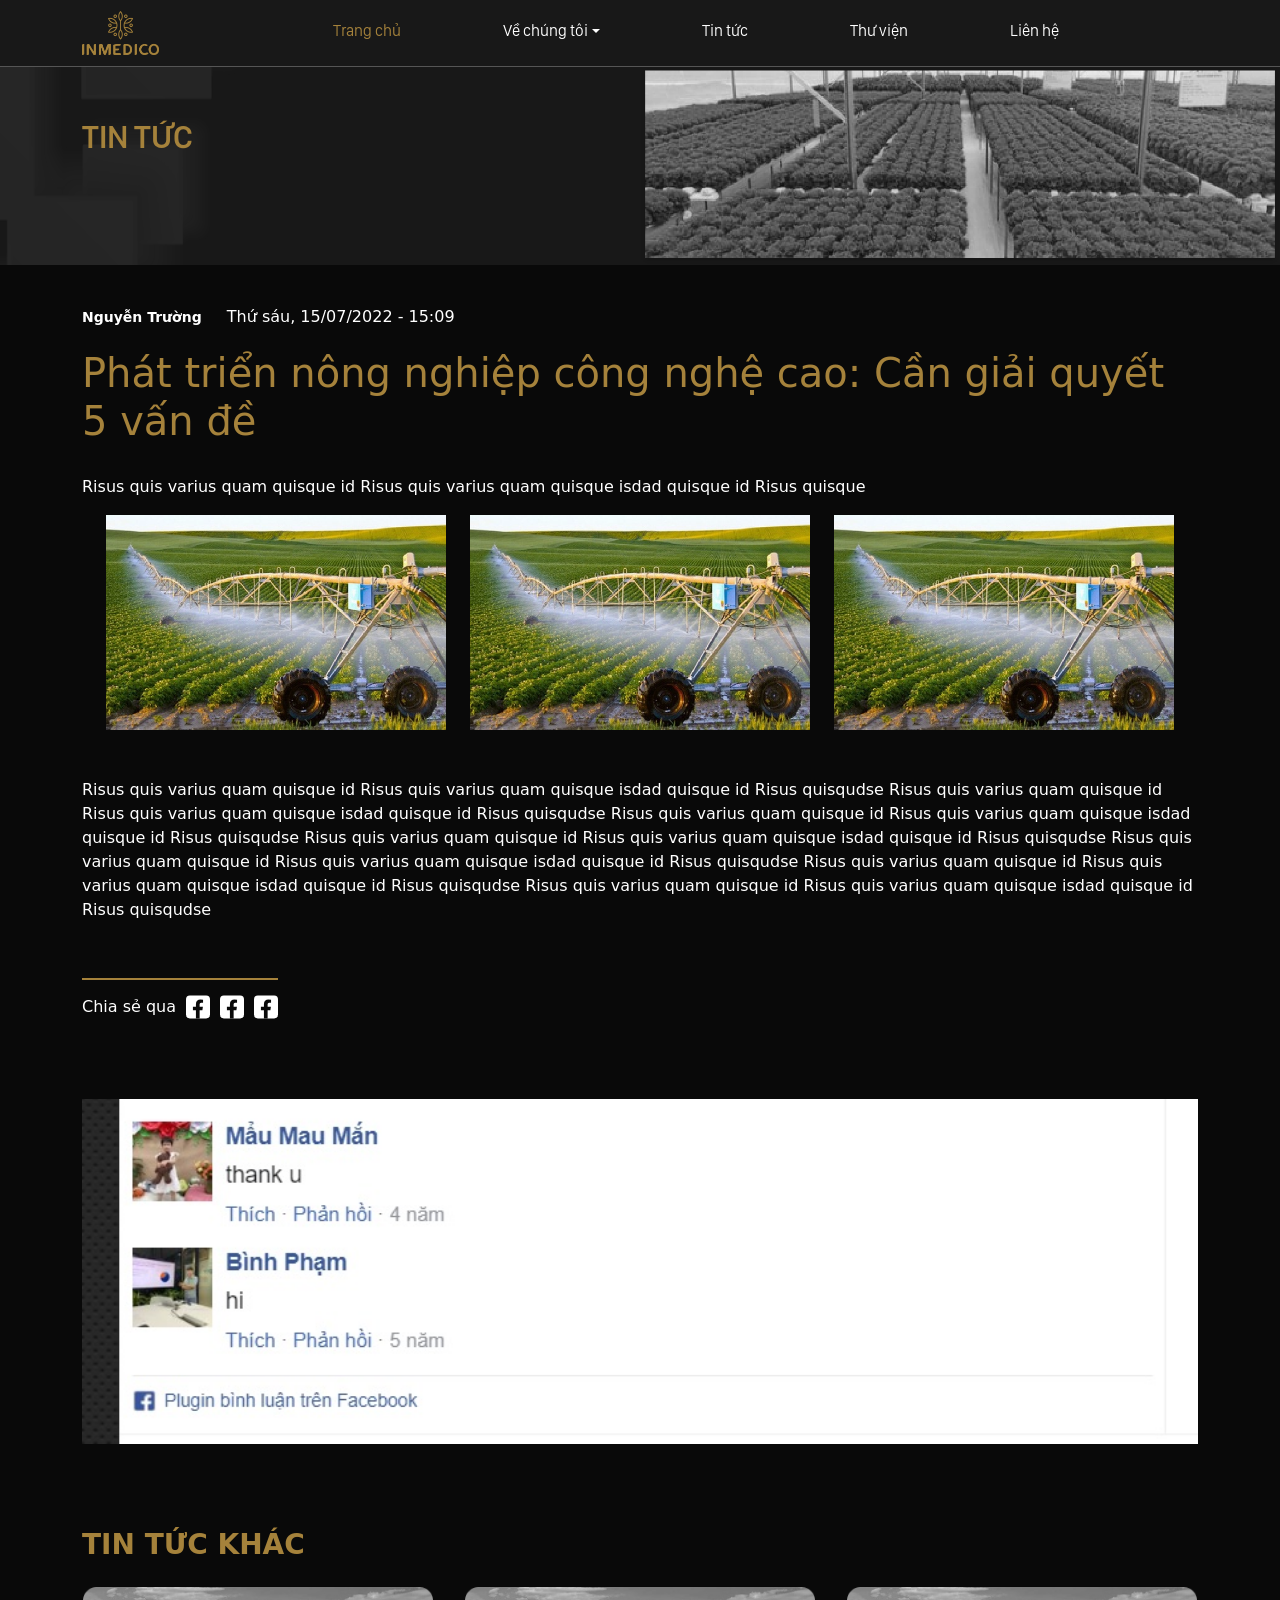
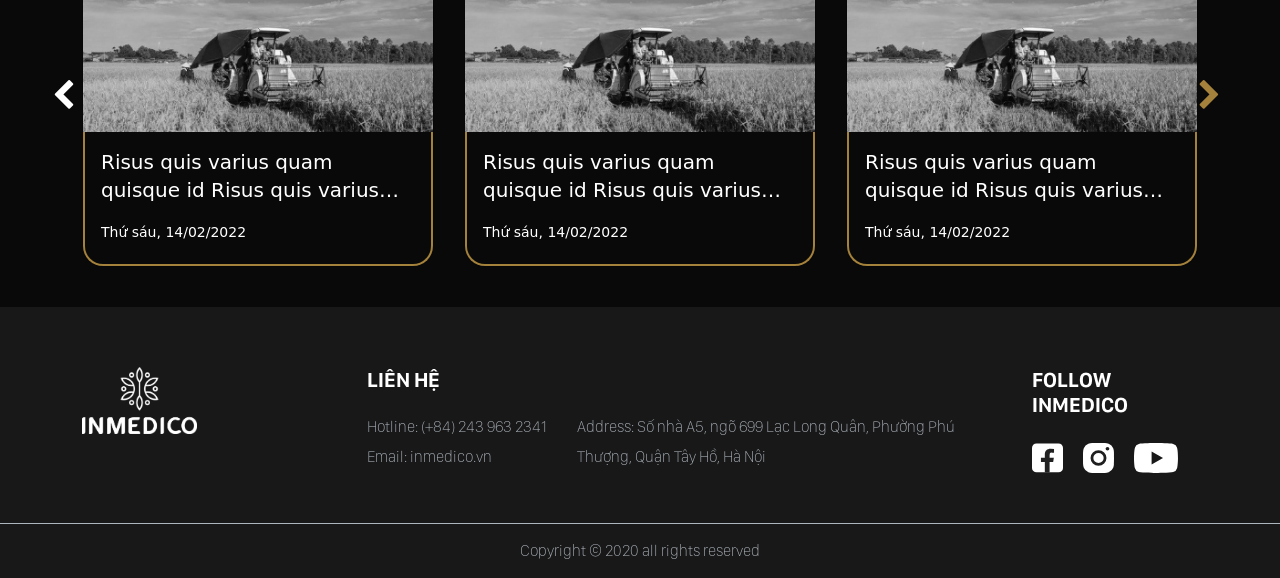
<file: detail-news.html>
<!DOCTYPE html>
<html lang="vi">
<head>
	<title>Inmedico</title>
	<meta charset="utf-8">
	<meta name="viewport" content="width=device-width, initial-scale=1, shrink-to-fit=no">

	<link href="css/bootstrap.min.css" rel="stylesheet" type="text/css" />
	<link href="css/font-awesome.css" rel="stylesheet" type="text/css" />  
	<link href="css/swiper-bundle.min.css" rel="stylesheet" type="text/css" />
	<link href="css/menu-clean.css" rel="stylesheet" type="text/css" />
	<link href="css/slick.css" rel="stylesheet" type="text/css" />
	<link href="css/style.css" rel="stylesheet" type="text/css" />
</head>

<body>

	<header>
		<section class="">
			<nav id="main-nav">
				<div class="container">
					<div class="row">

						<div class="col-md-2">
							<input id="main-menu-state" type="checkbox">
							<label class="main-menu-btn" for="main-menu-state">
								<span class="main-menu-btn-icon"></span>
							</label>
							<h1 class="nav-brand"><a href="#" class="text-white"><img src="images/logo.png" alt=""></a></h1>
						</div>

						<div class="col-md-10">
							<ul id="main-menu" class="sm sm-clean">
								<li class="current-menu-item"><a href="#!">Trang chủ</a></li>
								<li>
									<a href="#!">Về chúng tôi</a>
									<ul>
										<li><a href="#!">Thương hiệu</a></li>
										<li><a href="#!">Giá trị cốt lõi</a></li>
										<li><a href="#!">Lĩnh vực</a></li>
										<li><a href="#!">Đối tác</a></li>
									</ul>
								</li>     
								<li>
									<a href="#!">Tin tức</a>
								</li>
								<li><a href="#!">Thư viện</a></li>
								<li><a href="#!">Liên hệ</a></li>
							</ul>
						</div>
					</div>
				</div>
			</nav>    
		</section>
		<div class="clear"></div>
		<!-- End menu -->    
	</header>

	<main> 
		<section class="title-category">
			<div class="title-category-text">			
				<div class="container">					
					<h2>Tin tức</h2>
				</div>
			</div>
			<div class="img-title"><img src="css/images/bg-tin-tuc.png"></div>
		</section>
		<div class="clear"></div>
		<!-- End title-category -->


		<section class="news-d">
			<div class="container">
				<div class="row">
					<div class="box-date">
						<span class="author">Nguyễn Trường</span>
						<span class="date">Thứ sáu, 15/07/2022 - 15:09</span>
					</div>

					<h1 class="title-news-d">Phát triển nông nghiệp công nghệ cao: Cần giải quyết 5 vấn đề</h1>

					<div class="content-news-d">
						<p>
							Risus quis varius quam quisque id Risus quis varius quam quisque isdad quisque id Risus quisque
						</p>
						<div class="container">
							<div class="row">
								<div class="col-md-4">
									<img src="images/tin-dung-nncnc-2.png">
								</div>
								<div class="col-md-4">
									<img src="images/tin-dung-nncnc-2.png">
								</div>
								<div class="col-md-4">
									<img src="images/tin-dung-nncnc-2.png">
								</div>
							</div>
						</div>
						<br><br>
						<p>
							Risus quis varius quam quisque id Risus quis varius quam quisque isdad quisque id Risus quisqudse Risus quis varius quam quisque id Risus quis varius quam quisque isdad quisque id Risus quisqudse Risus quis varius quam quisque id Risus quis varius quam quisque isdad quisque id Risus quisqudse Risus quis varius quam quisque id Risus quis varius quam quisque isdad quisque id Risus quisqudse Risus quis varius quam quisque id Risus quis varius quam quisque isdad quisque id Risus quisqudse Risus quis varius quam quisque id Risus quis varius quam quisque isdad quisque id Risus quisqudse Risus quis varius quam quisque id Risus quis varius quam quisque isdad quisque id Risus quisqudse
						</p>
					</div>

					<div class="share-news-d">
						<div class="box-share">
							<span>Chia sẻ qua</span>
							<span><a href="#!"><img src="images/facebook.svg"></a></span>
							<span><a href="#!"><img src="images/facebook.svg"></a></span>
							<span><a href="#!"><img src="images/facebook.svg"></a></span>
						</div>
					</div>
				</div>
			</div>
		</section>
		<div class="clear"></div>
		<!-- End news-c -->

		<section class="news-comment">
			<div class="container">
				<div class="row">
					<img src="images/comment-face.jpg">
				</div>
			</div>			
		</section>
		<div class="clear"></div>
		<!-- End comment -->

		<section class="news-other">
			<div class="container">
				<div class="title-news-other">Tin tức khác</div>
				<div class="swiper swipercard-news-other">
					<div class="swiper-wrapper">            
						<div class="swiper-slide">
							<div class="card h-100">
								<img src="images/nong_nghiep.png" class="card-img-top" alt="...">
								<div class="card-body">
									<h5 class="card-title text-2line">
										<a href="#!">Risus quis varius quam quisque id Risus quis varius quam quisque isdad quisque id Risus quisqudse</a>
									</h5>
								</div>
								<div class="card-footer">
									<small class="">Thứ sáu, 14/02/2022</small>
								</div>
							</div>
						</div>
						<div class="swiper-slide">
							<div class="card h-100">
								<img src="images/nong_nghiep.png" class="card-img-top" alt="...">
								<div class="card-body">
									<h5 class="card-title text-2line">
										<a href="#!">Risus quis varius quam quisque id Risus quis varius quam quisque isdad quisque id Risus quisqudse</a>
									</h5>
								</div>
								<div class="card-footer">
									<small class="">Thứ sáu, 14/02/2022</small>
								</div>
							</div>
						</div>
						<div class="swiper-slide">
							<div class="card h-100">
								<img src="images/nong_nghiep.png" class="card-img-top" alt="...">
								<div class="card-body">
									<h5 class="card-title text-2line">
										<a href="#!">Risus quis varius quam quisque id Risus quis varius quam quisque isdad quisque id Risus quisqudse</a>
									</h5>
								</div>
								<div class="card-footer">
									<small class="">Thứ sáu, 14/02/2022</small>
								</div>
							</div>
						</div>
						<div class="swiper-slide">
							<div class="card h-100">
								<img src="images/nong_nghiep.png" class="card-img-top" alt="...">
								<div class="card-body">
									<h5 class="card-title text-2line">
										<a href="#!">Risus quis varius quam quisque id Risus quis varius quam quisque isdad quisque id Risus quisqudse</a>
									</h5>
								</div>
								<div class="card-footer">
									<small class="">Thứ sáu, 14/02/2022</small>
								</div>
							</div>
						</div>
						<div class="swiper-slide">
							<div class="card h-100">
								<img src="images/nong_nghiep.png" class="card-img-top" alt="...">
								<div class="card-body">
									<h5 class="card-title text-2line">
										<a href="#!">Risus quis varius quam quisque id Risus quis varius quam quisque isdad quisque id Risus quisqudse</a>
									</h5>
								</div>
								<div class="card-footer">
									<small class="">Thứ sáu, 14/02/2022</small>
								</div>
							</div>
						</div>
					</div>
				</div>	
				<div class="swiper-button-next"><i class="fa fa-chevron-right"></i></div>
				<div class="swiper-button-prev"><i class="fa fa-chevron-left"></i></div>			
			</div>
		</section>
		<div class="clear"></div>
		<!-- End news-other -->
		
	</main>	

	<footer>
		<div class="footer-body">
			<div class="container">
				<div class="row">
					<div class="col-md-3">
						<div class="brand-bot">
							<img src="images/logo-bot.png">
						</div>					
					</div>
					<div class="col-md-7">
						<div class="h2">LIÊN HỆ</div>
						<div class="content">	
							<div>				
								<p>Hotline: (+84) 243 963 2341</p>
								<p>Email: inmedico.vn</p>
							</div>	
							<p>Address: Số nhà A5, ngõ 699 Lạc Long Quân, Phường Phú Thượng, Quận Tây Hồ, Hà Nội</p>				
						</div>
					</div>
					<div class="col-md-2">
						<div class="h2">FOLLOW INMEDICO</div>
						<div class="share-news-d">
							<span><a href="#!"><img src="css/images/facebook-bot.svg"></a></span>
							<span><a href="#!"><img src="css/images/icon-bot2.svg"></a></span>
							<span><a href="#!"><img src="css/images/youtube-bot.svg"></a></span>
						</div>
					</div>
				</div>
			</div>	
		</div>
		<div class="copyright">
			Copyright © 2020 all rights reserved
		</div>	
	</footer>

	<script type="text/javascript" src="js/jquery.min.js"></script>
	<script type="text/javascript" src="js/jquery.smartmenus.min.js"></script>
	<script type="text/javascript" src="js/bootstrap.bundle.min.js"></script>  
	<script type="text/javascript" src="js/swiper-bundle.min.js"></script>
	<script type="text/javascript" src="js/slick.min.js"></script>
	<script type="text/javascript" src="js/main.js"></script>
</body>
</html>
</file>
<file: css/menu-clean.css>
/*Start sm-core css*/
 .sm{box-sizing:border-box;position:relative;z-index:9999;-webkit-tap-highlight-color:rgba(0,0,0,0);}
 .sm,.sm ul,.sm li{display:block;list-style:none;margin:0;padding:0;line-height:normal;direction:ltr;text-align:left;}
 .sm-rtl,.sm-rtl ul,.sm-rtl li{direction:rtl;text-align:right;}
 .sm>li>h1,.sm>li>h2,.sm>li>h3,.sm>li>h4,.sm>li>h5,.sm>li>h6{margin:0;padding:0;}
 .sm ul{display:none;}
 .sm li,.sm a{position:relative;}
 .sm a{display:block;}
 .sm a.disabled{cursor:default;}
 .sm::after{content:"";display:block;height:0;font:0px/0 serif;clear:both;overflow:hidden;}
 .sm *,.sm *::before,.sm *::after{box-sizing:inherit;}
 /*End sm-core css*/


 /*Start sm-clean css*/
 .sm-clean {
  background: #eeeeee;
  border-radius: 5px;
}
.sm-clean a, .sm-clean a:hover, .sm-clean a:focus, .sm-clean a:active {
  padding: 13px 20px;
  /* make room for the toggle button (sub indicator) */
  padding-right: 58px;
  color: #555555;
  font-family: "Lucida Sans Unicode", "Lucida Sans", "Lucida Grande", Arial, sans-serif;
  font-size: 18px;
  font-weight: normal;
  line-height: 17px;
  text-decoration: none;
}
.sm-clean a.current {
  color: #D23600;
}
.sm-clean a.disabled {
  color: #bbbbbb;
}
.sm-clean a .sub-arrow {
  position: absolute;
  top: 50%;
  margin-top: -17px;
  left: auto;
  right: 4px;
  width: 34px;
  height: 34px;
  overflow: hidden;
  font: bold 16px/34px monospace !important;
  text-align: center;
  text-shadow: none;
  background: rgba(255, 255, 255, 0.5);
  border-radius: 5px;
}
.sm-clean a .sub-arrow::before {
  content: '+';
}
.sm-clean a.highlighted .sub-arrow::before {
  content: '-';
}
.sm-clean > li:first-child > a, .sm-clean > li:first-child > :not(ul) a {
  border-radius: 5px 5px 0 0;
}
.sm-clean > li:last-child > a, .sm-clean > li:last-child > *:not(ul) a, .sm-clean > li:last-child > ul, .sm-clean > li:last-child > ul > li:last-child > a, .sm-clean > li:last-child > ul > li:last-child > *:not(ul) a, .sm-clean > li:last-child > ul > li:last-child > ul, .sm-clean > li:last-child > ul > li:last-child > ul > li:last-child > a, .sm-clean > li:last-child > ul > li:last-child > ul > li:last-child > *:not(ul) a, .sm-clean > li:last-child > ul > li:last-child > ul > li:last-child > ul, .sm-clean > li:last-child > ul > li:last-child > ul > li:last-child > ul > li:last-child > a, .sm-clean > li:last-child > ul > li:last-child > ul > li:last-child > ul > li:last-child > *:not(ul) a, .sm-clean > li:last-child > ul > li:last-child > ul > li:last-child > ul > li:last-child > ul, .sm-clean > li:last-child > ul > li:last-child > ul > li:last-child > ul > li:last-child > ul > li:last-child > a, .sm-clean > li:last-child > ul > li:last-child > ul > li:last-child > ul > li:last-child > ul > li:last-child > *:not(ul) a, .sm-clean > li:last-child > ul > li:last-child > ul > li:last-child > ul > li:last-child > ul > li:last-child > ul {
  border-radius: 0 0 5px 5px;
}
.sm-clean > li:last-child > a.highlighted, .sm-clean > li:last-child > *:not(ul) a.highlighted, .sm-clean > li:last-child > ul > li:last-child > a.highlighted, .sm-clean > li:last-child > ul > li:last-child > *:not(ul) a.highlighted, .sm-clean > li:last-child > ul > li:last-child > ul > li:last-child > a.highlighted, .sm-clean > li:last-child > ul > li:last-child > ul > li:last-child > *:not(ul) a.highlighted, .sm-clean > li:last-child > ul > li:last-child > ul > li:last-child > ul > li:last-child > a.highlighted, .sm-clean > li:last-child > ul > li:last-child > ul > li:last-child > ul > li:last-child > *:not(ul) a.highlighted, .sm-clean > li:last-child > ul > li:last-child > ul > li:last-child > ul > li:last-child > ul > li:last-child > a.highlighted, .sm-clean > li:last-child > ul > li:last-child > ul > li:last-child > ul > li:last-child > ul > li:last-child > *:not(ul) a.highlighted {
  border-radius: 0;
}
.sm-clean li {
  border-top: 1px solid rgba(0, 0, 0, 0.05);
}
.sm-clean > li:first-child {
  border-top: 0;
}
.sm-clean ul {
  background: rgba(162, 162, 162, 0.1);
}
.sm-clean ul a, .sm-clean ul a:hover, .sm-clean ul a:focus, .sm-clean ul a:active {
  font-size: 16px;
  border-left: 8px solid transparent;
}
.sm-clean ul ul a,
.sm-clean ul ul a:hover,
.sm-clean ul ul a:focus,
.sm-clean ul ul a:active {
  border-left: 16px solid transparent;
}
.sm-clean ul ul ul a,
.sm-clean ul ul ul a:hover,
.sm-clean ul ul ul a:focus,
.sm-clean ul ul ul a:active {
  border-left: 24px solid transparent;
}
.sm-clean ul ul ul ul a,
.sm-clean ul ul ul ul a:hover,
.sm-clean ul ul ul ul a:focus,
.sm-clean ul ul ul ul a:active {
  border-left: 32px solid transparent;
}
.sm-clean ul ul ul ul ul a,
.sm-clean ul ul ul ul ul a:hover,
.sm-clean ul ul ul ul ul a:focus,
.sm-clean ul ul ul ul ul a:active {
  border-left: 40px solid transparent;
}

@media (min-width: 768px) {

 .sm-clean ul {
  position: absolute;
  width: 12em;
}

.sm-clean li {
  float: left;
}

.sm-clean.sm-rtl li {
  float: right;
}

.sm-clean ul li, .sm-clean.sm-rtl ul li, .sm-clean.sm-vertical li {
  float: none;
}

.sm-clean a {
  white-space: nowrap;
}

.sm-clean ul a, .sm-clean.sm-vertical a {
  white-space: normal;
}

.sm-clean .sm-nowrap > li > a, .sm-clean .sm-nowrap > li > :not(ul) a {
  white-space: nowrap;
}

/* ...end */
.sm-clean {
  padding: 0 10px;
  background: #eeeeee;
  border-radius: 100px;
}
.sm-clean a, .sm-clean a:hover, .sm-clean a:focus, .sm-clean a:active, .sm-clean a.highlighted {
  padding: 12px 12px;
  color: #555555;
  border-radius: 0 !important;
}
.sm-clean a:hover, .sm-clean a:focus, .sm-clean a:active, .sm-clean a.highlighted {
  color: #D23600;
}
.sm-clean a.current {
  color: #D23600;
}
.sm-clean a.disabled {
  color: #bbbbbb;
}
.sm-clean a.has-submenu {
  padding-right: 24px;
}
.sm-clean a .sub-arrow {
  top: 50%;
  margin-top: -2px;
  right: 12px;
  width: 0;
  height: 0;
  border-width: 4px;
  border-style: solid dashed dashed dashed;
  border-color: #555555 transparent transparent transparent;
  background: transparent;
  border-radius: 0;
}
.sm-clean a .sub-arrow::before {
  display: none;
}
.sm-clean li {
  border-top: 0;
}
.sm-clean > li > ul::before,
.sm-clean > li > ul::after {
  content: '';
  position: absolute;
  top: -18px;
  left: 30px;
  width: 0;
  height: 0;
  overflow: hidden;
  border-width: 9px;
  border-style: dashed dashed solid dashed;
  border-color: transparent transparent #bbbbbb transparent;
}
.sm-clean > li > ul::after {
  top: -16px;
  left: 31px;
  border-width: 8px;
  border-color: transparent transparent #fff transparent;
}
.sm-clean ul {
  border: 1px solid #bbbbbb;
  padding: 5px 0;
  background: #fff;
  border-radius: 5px !important;
  box-shadow: 0 5px 9px rgba(0, 0, 0, 0.2);
}
.sm-clean ul a, .sm-clean ul a:hover, .sm-clean ul a:focus, .sm-clean ul a:active, .sm-clean ul a.highlighted {
  border: 0 !important;
  padding: 10px 20px;
  color: #555555;
}
.sm-clean ul a:hover, .sm-clean ul a:focus, .sm-clean ul a:active, .sm-clean ul a.highlighted {
  background: #eeeeee;
  color: #D23600;
}
.sm-clean ul a.current {
  color: #D23600;
}
.sm-clean ul a.disabled {
  background: #fff;
  color: #cccccc;
}
.sm-clean ul a.has-submenu {
  padding-right: 20px;
}
.sm-clean ul a .sub-arrow {
  right: 8px;
  top: 50%;
  margin-top: -5px;
  border-width: 5px;
  border-style: dashed dashed dashed solid;
  border-color: transparent transparent transparent #555555;
}
.sm-clean .scroll-up,
.sm-clean .scroll-down {
  position: absolute;
  display: none;
  visibility: hidden;
  overflow: hidden;
  background: #fff;
  height: 20px;
}
.sm-clean .scroll-up:hover,
.sm-clean .scroll-down:hover {
  background: #eeeeee;
}
.sm-clean .scroll-up:hover .scroll-up-arrow {
  border-color: transparent transparent #D23600 transparent;
}
.sm-clean .scroll-down:hover .scroll-down-arrow {
  border-color: #D23600 transparent transparent transparent;
}
.sm-clean .scroll-up-arrow,
.sm-clean .scroll-down-arrow {
  position: absolute;
  top: 0;
  left: 50%;
  margin-left: -6px;
  width: 0;
  height: 0;
  overflow: hidden;
  border-width: 6px;
  border-style: dashed dashed solid dashed;
  border-color: transparent transparent #555555 transparent;
}
.sm-clean .scroll-down-arrow {
  top: 8px;
  border-style: solid dashed dashed dashed;
  border-color: #555555 transparent transparent transparent;
}
.sm-clean.sm-rtl a.has-submenu {
  padding-right: 12px;
  padding-left: 24px;
}
.sm-clean.sm-rtl a .sub-arrow {
  right: auto;
  left: 12px;
}
.sm-clean.sm-rtl.sm-vertical a.has-submenu {
  padding: 10px 20px;
}
.sm-clean.sm-rtl.sm-vertical a .sub-arrow {
  right: auto;
  left: 8px;
  border-style: dashed solid dashed dashed;
  border-color: transparent #555555 transparent transparent;
}
.sm-clean.sm-rtl > li > ul::before {
  left: auto;
  right: 30px;
}
.sm-clean.sm-rtl > li > ul::after {
  left: auto;
  right: 31px;
}
.sm-clean.sm-rtl ul a.has-submenu {
  padding: 10px 20px !important;
}
.sm-clean.sm-rtl ul a .sub-arrow {
  right: auto;
  left: 8px;
  border-style: dashed solid dashed dashed;
  border-color: transparent #555555 transparent transparent;
}
.sm-clean.sm-vertical {
  padding: 10px 0;
  border-radius: 5px;
}
.sm-clean.sm-vertical a {
  padding: 10px 20px;
}
.sm-clean.sm-vertical a:hover, .sm-clean.sm-vertical a:focus, .sm-clean.sm-vertical a:active, .sm-clean.sm-vertical a.highlighted {
  background: #fff;
}
.sm-clean.sm-vertical a.disabled {
  background: #eeeeee;
}
.sm-clean.sm-vertical a .sub-arrow {
  right: 8px;
  top: 50%;
  margin-top: -5px;
  border-width: 5px;
  border-style: dashed dashed dashed solid;
  border-color: transparent transparent transparent #555555;
}
.sm-clean.sm-vertical > li > ul::before,
.sm-clean.sm-vertical > li > ul::after {
  display: none;
}
.sm-clean.sm-vertical ul a {
  padding: 10px 20px;
}
.sm-clean.sm-vertical ul a:hover, .sm-clean.sm-vertical ul a:focus, .sm-clean.sm-vertical ul a:active, .sm-clean.sm-vertical ul a.highlighted {
  background: #eeeeee;
}
.sm-clean.sm-vertical ul a.disabled {
  background: #fff;
}
}
/*End sm-clean css*/

#main-nav {
  background: #eeeeee;
  float: left;
  width: 100%;
}

.nav-brand {
  float: left;
  margin: 0;
}

.nav-brand a {
  display: block;
  padding: 11px 11px 11px 0px;
  color: #333;
  font-family: 'Helvetica Neue', Helvetica, Arial, sans-serif;
  font-size: 22px;
  font-weight: normal;
  line-height: 17px;
  text-decoration: none;
}

#main-menu {
  clear: both;
  border-bottom: 0;
}

@media (min-width: 768px) {
  #main-menu {
    float: right;
    clear: none;
  }
}


/* Mobile menu toggle button */

.main-menu-btn {
  float: left;
  margin: 5px 10px;
  position: relative;
  display: inline-block;
  width: 29px;
  height: 29px;
  text-indent: 29px;
  white-space: nowrap;
  overflow: hidden;
  cursor: pointer;
  -webkit-tap-highlight-color: rgba(0, 0, 0, 0);
}


/* hamburger icon */

.main-menu-btn-icon,
.main-menu-btn-icon:before,
.main-menu-btn-icon:after {
  position: absolute;
  top: 50%;
  left: 2px;
  height: 2px;
  width: 24px;
  background: #333;
  -webkit-transition: all 0.25s;
  transition: all 0.25s;
}

.main-menu-btn-icon:before {
  content: '';
  top: -7px;
  left: 0;
}

.main-menu-btn-icon:after {
  content: '';
  top: 7px;
  left: 0;
}


/* x icon */

#main-menu-state:checked ~ .main-menu-btn .main-menu-btn-icon {
  height: 0;
  background: transparent;
}

#main-menu-state:checked ~ .main-menu-btn .main-menu-btn-icon:before {
  top: 0;
  -webkit-transform: rotate(-45deg);
  transform: rotate(-45deg);
}

#main-menu-state:checked ~ .main-menu-btn .main-menu-btn-icon:after {
  top: 0;
  -webkit-transform: rotate(45deg);
  transform: rotate(45deg);
}


/* hide menu state checkbox (keep it visible to screen readers) */

#main-menu-state {
  position: absolute;
  width: 1px;
  height: 1px;
  margin: -1px;
  border: 0;
  padding: 0;
  overflow: hidden;
  clip: rect(1px, 1px, 1px, 1px);
}


/* hide the menu in mobile view */

#main-menu-state:not(:checked) ~ #main-menu {
  display: none;
}

#main-menu-state:checked ~ #main-menu {
  display: block;
}

@media (min-width: 768px) {
  /* hide the button in desktop view */
  .main-menu-btn {
    position: absolute;
    top: -99999px;
  }
  /* always show the menu in desktop view */
  #main-menu-state:not(:checked) ~ #main-menu {
    display: block;
  }
}
/* End Mobile menu toggle button */

/*Start sm-clean customs*/
@media (min-width: 768px) {
  #main-menu {
    float: left;
  }
  .sm-clean {
    border-radius: 0;
  }
  .sm-clean ul {
    transform: scaleY(0);
    height: 0px; 
    transition: all .3s linear; 
    transform-origin: top; 
    overflow: hidden; 
    display: block !important;
    border-radius: 0 !important;
  }
  .sm-clean li:hover ul {
    transform: scaleY(1);
    height: auto;
  }
}

@media (max-width: 767px) {
  #main-menu {
    display: none;
  }
}
/*End sm-clean customs*/
</file>
<file: css/style.css>
*{margin:0;padding:0;-webkit-box-sizing:border-box;-moz-box-sizing:border-box;box-sizing:border-box}

img {
  width: 100%;
  height: 100%;
}

a {
    text-decoration: none;
}

html {
    /*overflow-x: hidden;*/
}

body {
    background: #181818;
    /*overflow-x: hidden;*/
    color: #fff;
}

@keyframes mymove {
  50% {transform: rotate(180deg);}
}

@font-face { 
  font-family: SanFranciscoDisplay-Thin; 
  src: url(fonts/SanFranciscoDisplay-Thin.otf); 
} 

@font-face { 
  font-family: SanFranciscoDisplay-Regular; 
  src: url(fonts/SanFranciscoDisplay-Regular.otf); 
}

@font-face { 
  font-family: SanFranciscoDisplay-Light; 
  src: url(fonts/SanFranciscoDisplay-Light.otf); 
}

@font-face { 
  font-family: SanFranciscoDisplay-Semibold; 
  src: url(fonts/SanFranciscoDisplay-Semibold.otf); 
}

@font-face { 
  font-family: SanFranciscoDisplay-Bold; 
  src: url(fonts/SanFranciscoDisplay-Bold.otf); 
}

.clear {
  clear: both;
}

.text-2line {
    display: -webkit-box; 
    -webkit-box-orient: vertical; 
    -webkit-line-clamp: 2;  
    overflow:hidden 
} 

.text-1line { 
    display: -webkit-box; 
    -webkit-box-orient: vertical; 
    -webkit-line-clamp: 1; 
    overflow:hidden 
} 

.show-mn {display: block !important;}

.h-auto {height: auto !important;}

.jumbotron-h {color: #fff;text-align: center;}
.jumbotron-h .about, .jumbotron-h .about p {
    font-family: 'SanFranciscoDisplay-Semibold';
    margin-bottom: 12px;
    font-size: calc(0.013*100vw);
}
.jumbotron-h .h2 {
    text-transform: uppercase;
    letter-spacing: 2px;
    font-size: calc(0.0235*100vw);
    color: #A5823B;
    font-family: SanFranciscoDisplay-Semibold;
}
.jumbotron-h hr {
    opacity: 1;
    border: 1px solid #A5823B;
    background: #A5823B;
    max-width: 200px;
    margin: 15px auto;
}
.jumbotron-h p {
    font-family: SanFranciscoDisplay-Thin;
    font-size: 16px;
}
.jumbotron-h .title2 .h5 {
    background: #A5823B;
    color: #fff;
    border-radius: 30px;
    border: 1px solid #A5823B;
    width: max-content;
    margin: auto;
    font-size: 16px;
    text-transform: uppercase;
    padding: 5px 30px;
    font-family: SanFranciscoDisplay-Regular;
}

.jumbotron-h .title2 .h5 p {
    background: #A5823B;
    color: #fff;
    border-radius: 30px;
    border: 1px solid #A5823B;
    width: max-content;
    margin: auto;
    font-size: 16px;
    text-transform: uppercase;
    font-family: SanFranciscoDisplay-Regular;
}
.jumbotron-p .about, .jumbotron-p .about p {
    line-height: 1;
}
.jumbotron-p .about {
    text-transform: uppercase;
}

@media (min-width: 1919px) {
    .jumbotron-h {
        line-height: 2;
    }
}

@media (max-width: 767px) {
    .jumbotron-h .about {
        font-size: 18px;
    }
    .jumbotron-h .h2 {
        font-size: 28px;
    }
}
.jumbotron-about .title2 p {margin-bottom: 0;}

.card {
    background: transparent;
    border-radius: 20px;
}
.card a {
    color: #fff;
}
.card img {
 filter: grayscale(100%);
 -webkit-filter: grayscale(100%);
 -moz-filter: grayscale(100%);
 -ms-filter: grayscale(100%);
 -o-filter: grayscale(100%);
}
.card:hover img {
 filter: unset;
}
.card:hover a, .card:hover {
 background: #A5823B;
}
.card .card-body {
    border-left: 2px solid #A5823B;
    border-right: 2px solid #A5823B;
}
.card .card-footer {
    border: 2px solid #A5823B;
    border-top: none;
    border-bottom-right-radius: 20px;
    border-bottom-left-radius: 20px;
    background: transparent;
    padding-top: 0;
}
.card .img-body img {
    width: 50px;
    height: 5px;
}

.card-title {
    margin-bottom: 16px;
    line-height: 1.4;
}

.card-text {
    line-height: 1.625;
}

.card-footer a {
    font-size: 16px;
}


/*start main-menu*/
#main-nav {
    background: #181818;
}

#main-nav .nav-brand img {
    max-width: calc(0.06 * 100vw);
}

#main-nav .sm-clean {
    background: #181818;
}
#main-nav .sm-clean ul {
    background: #0000008f;
    width: max-content;
}

#main-nav .sm-clean a {
    color: #FFFFFF;
    font-family: SanFranciscoDisplay-Regular;
    font-size: 16px;
}
#main-nav .sm-clean a .sub-arrow {
    border-color: #ffffff transparent transparent transparent;
}
#main-nav .sm-clean li:hover > a {
    color: #A5823B;
}
#main-nav .sm-clean .current-menu-item > a {
    color: #A5823B;
}
#main-nav .sm-clean .current-menu-item a .sub-arrow {
    border-color: #A5823B transparent transparent transparent;
}
#main-nav .sm-clean li:hover > a .sub-arrow {
    border-color: #A5823B transparent transparent transparent;
}
#main-nav .main-menu-btn-icon, #main-nav .main-menu-btn-icon:before, #main-nav .main-menu-btn-icon:after {
    background: #fff;
}

.mySwiper1 .swiper-chevron-down a {
    color: #A5823B;
}

@media (min-width: 768px) {
    #main-nav .sm-clean {
        float: unset;
        display: flex;
        justify-content: space-around;
        align-items: center;
        height: calc(0.048*100vw);
    }
}
@media (max-width: 1024px) {
    #main-nav .sm-clean a {
        font-size: 11px;
    }
}
@media (max-width: 767px) {
    #main-nav .nav-brand {
        float: left;
    }
    #main-nav .nav-brand img {
        max-width: 100px;
    }
    #main-nav .sm-clean .current-menu-item a .sub-arrow {
        background: #fff;
    }
    .main-menu-btn {
        float: right;
        width: 50px;
        height: 50px;
        margin-top: 12px;
    }
    .main-menu-btn-icon, .main-menu-btn-icon:before, .main-menu-btn-icon:after {
        width: 50px;
    }
    .main-menu-btn-icon:before {
        top: -12px;
    }
    .main-menu-btn-icon:after {
        content: '';
        top: 12px;
        left: 0;
    }
    #main-nav .sm-clean a {
        font-size: 16px;
        padding-left: 0;
    }
}
/*end main-menu*/

/*start slide-main-h*/
.slide-main-h {
    padding-bottom: 100px;
    overflow: hidden;
}

.mySwiper1 .swiper-slide {
    overflow: hidden;
    max-height: 717px;
}

.mySwiper1 .swiper-slide video {
    width: 100%;
}

.mySwiper1 {
	overflow: visible;
	position: relative;
}
.mySwiper1 .swiper-pagination {
    bottom: -40px;
}
.mySwiper1 .swiper-pagination .swiper-pagination-bullet-active {
    background: #A5823B;
}
.mySwiper1 .swiper-pagination-bullet {
    background: #fff;
    opacity: 1;
}
.mySwiper1 .swiper-chevron-down {
    position: absolute;
    color: #A5823B;
    text-align: center;
    width: 100%;
    bottom: -80px;
}

.mySwiper1 .content .h2 {
    text-transform: uppercase;
    font-size: calc(0.03*100vw);
    font-weight: normal;
}

.mySwiper1 hr {
    max-width: calc(0.115*100vw);
    opacity: 1;
    border: 1px solid;
}

.mySwiper1 .content {
    color: #fff;
    position: absolute;
    z-index: 9999;
    top: 20%;
}

.mySwiper1 .content p {
    max-width: 669px;
    max-width: 40%;
    display: -webkit-box;
    -webkit-box-orient: vertical;
    -webkit-line-clamp: 6;
    overflow: hidden;
}
@media (max-width: 576px) {
    .mySwiper1 .content {
        display: none;
    }
}
/*End slide-main*/

/*Start box-health-h*/
.box-health-h {
    padding-top: 60px;
    padding-bottom: 280px;
    background: #0D0D0D;
    position: relative;
    overflow: hidden;
}

.box-health-h .slick-slide {
    margin: 15px;
    position: relative;
    visibility: hidden;
}

.box-health-h .slick-slide.slick-active {
    visibility: visible;
}

.box-health-h .slick-list {
    padding: 0 0 !important;
    overflow: visible;
    text-align: center;
}

.box-health-h .slick-track {
    display: flex;
    align-items: center;
}

.box-health-h .slick-slide img {
    width: 175px;
    height: 263px;
    max-width: 100%;
    max-height: 100%;
    margin: auto;
    object-fit: contain;
    transition: all 1s ease-out; 
}

.slide-health-h .slick-slide.slick-current img {    
    max-width: 100%;
    max-height: 100%;
    width: 452px;
    height: 364px;
    transition: all 1s ease-in; 
}

.slide-health-h  i.fa.fa-angle-left, i.fa.fa-angle-right {
    position: absolute;
    top: 41%;
    color: #A5823B;
    font-size: 60px;
}

.slide-health-h  .text-bot-hh {
    color: #A5823B;
    font-weight: bold;
    font-size: 18px;
    position: absolute;
    width: 100%;
    top: calc(100% + 100px);    
    visibility: hidden; 
    opacity: 0; 
    transition: all 2s; 
}

.slide-health-h  .ttct-sp {
    position: absolute;    
    top: calc(100% + 200px);
    width: 100%;
    visibility: hidden; 
    opacity: 0; 
    transition: all 2s; 
}

.slide-health-h .slick-current .text-bot-hh {
    visibility: visible; 
    opacity: 1; 
    top: calc(100% + 130px);
    transition: all 2s; 
    font-family: SanFranciscoDisplay-Regular;
}

.slide-health-h .slick-current .ttct-sp {
    visibility: visible; 
    opacity: 1; 
    top: calc(100% + 200px);
    transition: all 2s; 
}

.slide-health-h  .ttct-sp a {
    color: #A5823B;
    font-weight: bold;
    font-size: 16px;
    border: 2px solid;
    border-radius: 20px;
    padding: 5px 20px;
}

.slide-health-h .ttct-sp:hover a {
    color: #fff;
}

.slide-health-h {
    margin-top: 120px;
    z-index: 9;
}

.box-health-h .box-bg-hh {
    display: flex;
    justify-content: space-around;
}

.box-health-h .bg-hh {
    position: absolute;
    top: 260px;    
}

.box-health-h .bg-hh img {
    max-width: calc(0.34*100vw);
    animation: mymove 36s linear infinite; 
    -webkit-animation: mymove 36s linear infinite; 
    -moz-animation: mymove 36s linear infinite; 
    -ms-animation: mymove 36s linear infinite; 
    -o-animation: mymove 36s linear infinite; 
}

@media (min-width: 1400px) {
    .box-health-h .slick-slide.slick-current {
        width: 482px !important;
        height: 364px;
    }
    .box-health-h .slick-slide.slick-current img {
        height: 100%;
    }

}

@media (max-width: 1400px) {
    .slide-health-h .slick-current .text-bot-hh {
        top: calc(100% + 90px);
    }
    .slide-health-h .slick-current .ttct-sp {
        top: calc(100% + 160px);
    }
}

@media (max-width: 1199px) {
    .slide-health-h {
        margin-top: 50px;
    }
    .slide-health-h .slick-current .text-bot-hh {
        top: calc(100% + 60px);
        font-size: 15px;
    }

    .slide-health-h .slick-current .ttct-sp {
        top: calc(100% + 110px);
    }

    .slide-health-h .slick-current .ttct-sp a {
        font-size: 14px;
    }

}

@media (max-width: 1100px) {
    .box-health-h {
        padding-bottom: 160px;
    }

    .slide-health-h .slick-current .text-bot-hh {
        top: calc(100% + 30px);
    }

    .slide-health-h .slick-current .ttct-sp {
        top: calc(100% + 80px);
    }
}

@media (max-width: 991px) {
    .box-health-h {
        padding-bottom: 160px;
    }

    .slide-health-h .slick-current .ttct-sp {
        top: calc(100% + 80px);
    }

    .slide-health-h {
        margin-top: 30px;
    }

    .box-health-h .slick-slide img {
        max-width: 125px;
        max-height: 187px;
    }

    .slide-health-h .slick-current .text-bot-hh {
        top: calc(100% + 10px);
    }

    .box-health-h .pull-right {
        margin-right: 25px;
    }

    .slide-health-h .slick-current .ttct-sp a {
        font-size: 11px;
    }
}

@media (max-width: 767px) {
    .slide-health-h {
        margin-top: 0px;
        z-index: 9;
    }

    .box-health-h .bg-hh {
        top: 200px;
    }

    .slide-health-h .slick-slide.slick-current img {
        padding: 0 15px;
    }

    .box-health-h .bg-hh img {
        max-width: 100%;
    }

    .slide-health-h .slick-current .text-bot-hh {
        top: calc(100% + 30px);
    }
}

@media (max-width: 415px) {
    .box-health-h .bg-hh {
        top: 315px;
        width: 340px;
    }

    .slide-health-h .slick-slide.slick-current img {
        width: 300px;
    }

    .slide-health-h .slick-prev.slick-arrow {
        z-index: 9;
        position: absolute;
        top: 41%;
    }
}
/*End slide-health-h*/

/*Start farming-h*/
.farming-h {
    background: url(images/Mask-Group-38.png) no-repeat;
    background-size: 100%;
    padding-top: 40px;
    padding-bottom: 40px;
}
.farming-h .jumbotron-h p {
    font-family: SanFranciscoDisplay-Light;
}
.farming-h .btn-chosen-products {
    color: #A5823B;
    border: 2px solid #A5823B;
    padding: 5px 30px;
    font-size: 18px;
    font-weight: bold;
    letter-spacing: 2px;
    width: max-content;
    border-radius: 29px;
    margin: 30px auto;
}

.farming-h .box-card {
    width: 100%;
    margin-top: 60px;
    position: relative;
}

.farming-h .box-card .box-item {
    height: 750px;
    width: 750px;
    margin: auto;
    max-width: 100%;
    position: relative;
}

.farming-h .box-card .item {
    position: absolute;
    border: 2px solid #A5823B;
    border-radius: 50%;
    padding: 24px;
    width: 198px;
    height: 198px;
    text-align: center;
    display: flex;
    flex-direction: column;
    justify-content: space-around;
    align-content: space-around;
    align-items: center;
    filter: unset;
    transition: -webkit-filter .3s linear;
    z-index: 2;
    background: #141513;
}

.box-card .item img {
    object-fit: contain;
    margin-bottom: 20px;
    width: 136px;
    height: 74px;
}
.farming-h .box-card figure {
    margin: 0;
}

.farming-h .box-card .item p {
    margin: 0;
    font-size: 14px;
    line-height: 1.2;
    font-family: SanFranciscoDisplay-Regular;
}

.farming-h .box-card .item a {
    color: #A5823B;
}

.bg-farming-h .item1 {
    position: absolute;
    top: 95px;
    z-index: 1;
    animation: mymove 36s linear infinite;
    -webkit-animation: mymove 36s linear infinite;
    -moz-animation: mymove 36s linear infinite;
    -ms-animation: mymove 36s linear infinite;
    -o-animation: mymove 36s linear infinite;
}

.bg-farming-h .item2 {
    position: absolute;
    top: 300px;
    z-index: 1;
}

.bg-farming-h {
    display: flex;
    justify-content: space-around;
}

.farming-h .box-card .item:nth-child(1) {
    left: calc(50% - 99px);
}

.farming-h .box-card .item:nth-child(2) {
    top: 220px;
    right: 0px;
}

.farming-h .box-card .item:nth-child(3) {
    bottom: 45px;
    right: 80px;
}

.farming-h .box-card .item:nth-child(4) {
    bottom: 45px;
    left: 80px;
}

.farming-h .box-card .item:nth-child(5) {
    top: 220px;
    left: 0px;
}

.farming-h .box-card .item:hover a {
    color: #fff;
}

.farming-h .box-card .item:hover img {
    filter: brightness(100) saturate(0);
}

.farming-h .box-card .item:hover {
    background: #A5823B;
}

@media (max-width: 767px) {
    .farming-h .box-card .box-item {
        height: 500px;
        width: 500px;
    }

    .farming-h .box-card .item {
        width: 150px;
        height: 150px;
    }

    .box-card .item img {
        width: 100px;
        height: 54px;
    }

    .bg-farming-h .item1 {
        top: 60px;
        width: 420px;
    }

    .bg-farming-h .item2 {
        top: 225px;
        width: 100px;
    }

    .farming-h .box-card .item:nth-child(1) {
        left: calc(50% - 75px);
    }

    .farming-h .box-card .item:nth-child(2) {
        top: 165px;
    }

    .farming-h .box-card .item:nth-child(5) {
        top: 165px;
    }

    .farming-h .box-card .item:nth-child(3) {
        bottom: 0px;
        right: 40px;
    }

    .farming-h .box-card .item:nth-child(4) {
        bottom: 0px;
        left: 40px;
    }
}

@media (max-width: 430px) {
    .farming-h .box-card .item {
        width: 120px;
        height: 120px;
        padding: 10px;
    }

    .bg-farming-h .item1 {
        width: 330px;
    }

    .bg-farming-h .item2 {
        top: 195px;
        width: 80px;
    }

    .farming-h .box-card {
        overflow: hidden;
    }

    .farming-h .box-card .item img {
        width: 80px;
        height: 44px;
        margin: 0;
    }

    .farming-h .box-card .item p {
        margin-top: 10px;
        font-size: 12px;
    }

    .farming-h .box-card .item:nth-child(1) {
        left: calc(50% - 60px);
    }

    .farming-h .box-card .box-item {
        width: 100vw;
        height: 100vw;
    }

    .farming-h .box-card .item:nth-child(2) {
        top: 145px;
    }

    .farming-h .box-card .item:nth-child(5) {
        top: 145px;
    }
}

@media (max-width: 393px) {
    .farming-h .box-card .item:nth-child(2) {
        top: 130px;
    }

    .farming-h .box-card .item:nth-child(3) {
        /* top: 135px; */
    }

    .farming-h .box-card .item:nth-child(5) {
        top: 130px;
    }
}
/*End farming-h*/


/*Start why choosen*/
.why-choosen ul {
    list-style: none;
    padding-left: 0;
    display: grid;
    grid-template-columns: auto auto;
    gap: 40px;
    grid-column-gap: 400px;
}

.why-choosen .jumbotron-h .about, .why-choosen .jumbotron-h .about p {
    font-family: SanFranciscoDisplay-Regular;
}

.why-choosen .jumbotron-h .h2 {
    font-family: SanFranciscoDisplay-Bold;
}

.why-ct, .why-ct p {
    font-family: SanFranciscoDisplay-Thin;
    font-size: 14px;
}

.why-choosen {
    background: #090909;
    padding: 40px 0;
    position: relative;
}
.why-choosen .text-left {
    text-align: left;
}
.why-choosen .text-right {
    text-align: right;
}
.why-choosen .why-stt {
    padding: 10px 15px;
    background: #A5823B;
    border-radius: 50%;
    margin-top: -10px; 
}
.why-choosen .why-tit {
    color: #A5823B;
    font-size: 18px;
    text-transform: uppercase;
    font-family: SanFranciscoDisplay-Bold;
}

.why-choosen ul li:nth-child(2n+1) {
    text-align: left;
}

.why-choosen ul li:nth-child(2n+2) {
    text-align: right;
}

.why-choosen ul li:nth-child(2n+1) .why-stt {
    float: left;
    margin-right: 15px;
}

.why-choosen ul li:nth-child(2n+2) .why-stt {
    float: right;
    margin-left: 15px;
}

.why-choosen ul li .content {
    float: left;
    width: calc(100% - 63px);
}

.box-content {
    margin-top: 120px;
}
.box-content .bg-why {
    position: absolute;
    background: url(images/bg-why.png) no-repeat center / contain;
    bottom: 0;
    left: 42%;
    width: calc(0.16*100vw);
    height: calc(0.26*100vw);
}

@media (max-width: 1199px) {
    .box-content .bg-why {
        display: none;
    }
    .box-content {
        margin-top: 60px;
    }
    .why-choosen ul {
        grid-column-gap: 40px;
    }
}

@media (max-width: 767px) {
    .why-choosen ul {
        grid-template-columns: auto;
    }
}
/*End why choosen*/

/*Start kh-dt*/
.kh-dt {
    padding: 30px 0;
    background: #A5823B;
}

.kh-dt p {
    margin-bottom: 0;
    font-family: SanFranciscoDisplay-Semibold;
}
.kh-dt img {
    max-width: 135px;
    width: auto;
}

.kh-dt > .container > .row {
    align-items: center;
}

.kh-dt .swiper-slide {
    text-align: center;
}
@media(min-width: 992px) {
    .kh-dt p {
        font-size: calc(0.0198*100vw);
    }
}
@media (max-width: 767px) {
    .mySwiper-kh {
        padding-top: 5px;
    }
    .kh-dt {
        padding: 10px 0;
    }
    .kh-dt img {
        max-height: 34px;
    }
}
@media (max-width: 576px) {
    .kh-dt p {
        display: none;
    }
}
/*End kh-dt*/

/*start footer*/
footer {
    color: #fff;
}

.brand-bot img {
    max-width: calc(0.09*100vw);
}

.footer-body {
    padding-top: 60px;
    padding-bottom: 50px;
}

footer .menu-footer a {color: #fff;line-height: 30px;}

footer ul {padding-left: 0;list-style: none;}

footer .menu-footer > li {margin-bottom: 20px;}

footer .menu-footer > li > a {
    text-transform: uppercase;
    font-size: 21px;
    font-family: 'SVN-Poppins-Bold';
}
footer .menu-footer li ul li a {
    color: #adb5bd;
    font-family: 'SanFranciscoDisplay-Thin';
}
footer .menu-footer a:hover {
    color: #A5823B;
}

footer .content {
    display: grid;
    grid-template-columns: auto auto;
    gap: 30px;
}

footer .content p {
    margin-bottom: 0;
    line-height: 30px;
    color: #adb5bd;
    font-family: SanFranciscoDisplay-Thin;
    font-size: 16px;
}

footer .h2 {
    font-size: 21px;
    font-family: SanFranciscoDisplay-Bold;
    margin-bottom: 20px;   
}

footer .share-news-d {
    margin-top: 25px;
    display: flex;
    justify-content: space-between;
}

footer .share-news-d img {
    max-width: unset;
}

footer .share-news-d span {
    margin-right: 20px;
}

footer .menu-footer li ul {
    margin-top: 10px;
}

footer .copyright {
    text-align: center;
    color: #adb5bd;
    font-family: SanFranciscoDisplay-Thin;
    border-top: 1px solid #adb5bd;
    padding: 15px;
}

@media (max-width: 767px) {    
    .brand-bot img {
        max-width: 100px;
    }
    .menu-footer1 {
        margin-top: 30px;
    }
    footer .h2 {
        margin-bottom: 10px;
        margin-top: 20px;
    }
    .brand-bot {
        margin-bottom: 10px;
    }
    footer .share-news-d {
        justify-content: flex-start;
    }
}
@media (max-width: 576px) {
    footer .content {
        grid-template-columns: auto;
        gap: 0;
    }
}
/*end footer*/


/*start category*/
.sx-post {
    display: flex;
    gap: 10px;
    justify-content: flex-end;
    margin-bottom: 20px;
}
.sx-post .text {
    font-size: 16px;
}
.sx-post .form-select {
    padding: 3px 40px 3px 15px;
    font-size: 14px;
}

.title-category {
    background: url('images/Mask-Group-40.png') no-repeat left;
    float: left;
    width: 100%;
}

.title-category h2, .title-category h1 {
    color: #A5823B;
    text-transform: uppercase;
    position: absolute;
    margin-top: calc(0.04*100vw);
    font-family: SanFranciscoDisplay-Semibold;
}

.title-category .img-title {
    width: 50%;
    float: right;
}

.title-category .img-title img {
    height: auto;
}

@media (max-width: 1399px) {
    .title-category {
        border-top: 1px solid #555555;
    }
}

@media (max-width: 767px) {
    .title-category .img-title {
        display: none;
    }

    .title-category {
        height: 65px;
    }
}
.product-c {
    color: #fff;
    padding-top: 40px;
    padding-bottom: 40px;
    background: #090909;
}
.product-c .progress {
    height: 1px;
    background-color: #adb5bd;
    margin: 15px 0;
    overflow: visible;
}
.product-c .progress-bar {
    background: #A5823B;
    height: 3px;
    margin-top: -1px;
}
.product-c ul {
    padding-left: 0;
    list-style: none;
    line-height: 30px;
}
.product-c ul a {
    color: #fff;
}
.product-c .menu-product-cat > li {
    position: relative;
    border-bottom: 1px solid #adb5bd;
    padding: 5px 0px;
}
.product-c .menu-product-cat li i.fa {
    position: absolute;
    right: 15px;
    top: 15px;
}
.product-c ul li ul {
    overflow: hidden;
    max-height: 0;
    transition: max-height 1s ease-out;
}
.product-c ul li .show {
    max-height: 600px;
    transition: max-height 1.5s ease-out;
}
.list-product-c {
    padding-top: 15px;
}
.list-product-c .card {
    background: transparent;
}
.list-product-c .card .card-body {
    padding-left: 0;
    padding-right: 0;
    border: none;
}
.list-product-c .card .card-footer {
    padding-left: 0;
    padding-right: 0;
    background: transparent;
    border: none;
}
.list-product-c .card-text {
    display: -webkit-box;
    -webkit-box-orient: vertical;
    -webkit-line-clamp: 2;
    overflow:
    hidden;
}
.list-product-c .card .card-title {
    margin-bottom: 20px;
}
.list-product-c .card a {
    color: #fff;
}
.list-product-c .card .card-title a {
    display: -webkit-box;
    -webkit-box-orient: vertical;
    -webkit-line-clamp: 2;
    overflow: hidden;
}
.list-product-c .card .card-img-top {
    height: 100%;
    object-fit: cover;
    filter: none;
}
.list-product-c .card:hover a, .list-product-c .card:hover .card-text {
    color: #A5823B;
}
.list-product-c .card:hover a, .list-product-c .news-c .card:hover {
    background: unset;
}

.ptr-category {
    margin: 30px 0;
}
.ptr-category .pagination {
    justify-content: center;
}
.ptr-category .pagination .page-numbers {
    padding: 5px 12px 5px 12px;
    border: 1px solid #A5823B;
    border-radius: 50%;
    margin: 0 5px;
    color: #A5823B;
}
.ptr-category .prev.page-numbers, .ptr-category .next.page-numbers {
    border-radius: 20px;
}
.ptr-category .pagination .page-numbers:hover, .ptr-category .pagination .page-numbers.current {
    color: #fff;
    background: #A5823B;
}
/*end category*/


/*start category news*/
.news-c {
    padding-top: 40px;
    padding-bottom: 40px;
    color: #fff;
    background: #090909;
}

.news-c .card-time {
    margin-bottom: 15px;
}

.news-c .card-time span {
    margin-right: 15px;
}

/*end category news*/

/*start category media*/
.media-c-body {
    display: grid;
    grid-template-columns: auto auto auto auto auto auto;
    gap: 30px;
}

.content-news-d {
    margin-top: 22px;
}

.media-c {
    padding-top: 40px;
    padding-bottom: 40px;
    background: #090909;
}

.media-c-body .card .card-time span {
    margin-right: 15px;
}

@media (min-width: 992px) {
    .media-c-body .col-media-c:nth-child(5n+1) {
        grid-column: 1 / 3;
    }

    .media-c-body .col-media-c:nth-child(5n+2) {
        grid-column: 3 / 5;
    }

    .media-c-body .col-media-c:nth-child(5n+3) {
        grid-column: 5 / 7;
    }

    .media-c-body .col-media-c:nth-child(5n+4) {
        grid-column: 1 / 4;
    }

    .media-c-body .col-media-c:nth-child(5n+5) {
        grid-column: 4 / 7;
    }
}

.media-c-body .card {
    background: transparent;
    color: #fff;
}

.media-c-body .card a {
    color: #fff;
}

.media-c-body .card .card-time {
    margin-bottom: 15px;
}

.media-c-body .card .card-footer {
    background: transparent;
    border: 2px solid #A5823B;
    border-bottom-left-radius: 20px;
    border-bottom-right-radius: 20px;
    border-top: none;
    padding-top: 0;
    padding-bottom: 20px;
}

.media-c-body .card .card-body {
    border-left: 2px solid #A5823B;
    border-right: 2px solid #A5823B;
}

.media-c-body .card .card-img-top {
    filter: grayscale(100%);
    -webkit-filter: grayscale(100%);
    -moz-filter: grayscale(100%);
    -ms-filter: grayscale(100%);
    -o-filter: grayscale(100%);
}

.media-c-body .card:hover {
    background: #A5823B;
}

.media-c-body .card:hover .card-img-top {
    filter: unset;
}

@media (max-width: 991px) {
    .media-c-body {
        grid-template-columns: auto auto;
        gap: 20px;
    }
}

@media (max-width: 576px) {
    .media-c-body {
        grid-template-columns: auto;
        gap: 20px;
    }
}
/*end category media*/



/*start detail news*/
.news-d {
    padding: 40px 0;
    background: #090909;
}

.news-d .box-date {
    margin-bottom: 20px;
}

.news-d .box-date .author {
    font-weight: 700;
    margin-right: 20px;
    font-size: 14px;
}

.news-d .title-news-d {
    color: #A5823B;
}

.share-news-d {
    margin-top: 40px;
}

.share-news-d .box-share {
    border-top: 2px solid #A5823B;
    width: max-content;
    padding-top: 15px;
    display: flex;
    gap: 10px;
}

.share-news-d img {
    max-width: 24px;
}

/*comment*/
.news-comment {
    padding: 40px 0;
    background: #090909;
}

.box-comment {
    padding: 20px;
    border-radius: 10px;
    border: 1px solid #707070;
}

.box-comment #reply-title img {
    max-width: 48px;
    margin-right: 15px;
}

.box-comment #reply-title {
    font-size: 20px;
    font-weight: bold;
    margin-bottom: 20px;
}

.comment-form-comment label {
    display: block;
}

.comment-form-comment label textarea#comment {
    width: 100%;
    border: 2px solid #A5823B;
    border-radius: 10px;
    padding: 10px;
    background: #000;
}

.bot-comment {
    display: flex;
    gap: 20px;
    justify-content: space-between;
}

.bot-comment input[type="submit"] {
    padding: 0px 15px;
    border-radius: 10px;
    background: transparent;
    color: #A5823B;
    border: 2px solid;
}

.bot-comment input[type="submit"]:hover {
    color: #fff;
    background: #A5823B;
    border: 2px solid #A5823B;
}

.comment-author img.avatar {
    max-width: 52px;
    margin-right: 15px;
    border-radius: 50%;
}

.comment-author cite.fn a {
    color: #fff;
}

.comment-author {
    float: left;
    display: flex;
    margin-right: 20px;
    align-items: center;
}

.comment-author span.says {
    display: none;
}

.comment-meta.commentmetadata {
    float: left;
    margin-top: 10px;
}

.comment-body p {
    float: left;
    margin-top: 15px;
    margin-bottom: 10px;
    width: 100%;
}

.box-comment .comment-body .reply {
    float: left;
}

.box-comment li.comment {
    float: left;
    clear: both;
    padding-bottom: 30px;
    margin-bottom: 30px;
    width: 100%;
    border-bottom: 1px solid #707070;
}

.box-comment li.comment:last-child {
    border: none;
    margin-bottom: 0;
}

.box-comment ul {
    list-style: none;
    padding-left: 0;
    margin-top: 40px;
}

.comment-author cite.fn {
    min-width: max-content;
}

.comment-meta.commentmetadata a {
    color: #fff;
}

.comment-meta.commentmetadata .comment-edit-link {
    display: none;
}

.comment-reply-link {
    color: #fff;
}

.comment-reply-link:hover {
    color: #A5823B;
}
/*end comment*/

.news-other {
    padding: 40px 0;
    background: #090909;
    position: relative;
}
.news-other .title-news-other {
    text-transform: uppercase;
    font-size: 28px;
    margin-bottom: 20px;
    color: #A5823B;
    font-weight: bold;
}
.news-other .card .card-body {
    padding-bottom: 0;
}
.news-other .card .card-footer {
    padding-bottom: 20px;
}


.news-other .swiper-button-next {
    position: absolute;
    right: 60px;
    max-width: 22px;
}
.news-other .swiper-button-prev {
    position: absolute;
    left: 50px;
}
.news-other .swiper-button-next:after, .news-other .swiper-button-prev:after {
    content: none;
}

.news-other .swiper-button-next, .news-other .swiper-button-prev {
    color: #A5823B;
    font-size: 32px;
}

.news-other .swiper-button-next.swiper-button-disabled, .news-other .swiper-button-prev.swiper-button-disabled {
    color: #fff;
    opacity: 1;
}

@media (max-width: 1199px) {
    .news-other .swiper-button-next, .news-other .swiper-button-prev {
        display: none;
    }
}

/*end detail news*/


/*start contract*/
.box-contract h2 {
    color: #A5823B;
    text-transform: uppercase;
    font-size: 25px;
    font-family: SanFranciscoDisplay-Semibold;
    margin-bottom: 30px;
    margin-top: 40px;
}

.box-contract .text-lh .icon-lh i.fa.fa-phone {
    color: #A5823B;
    font-size: 32px;
    border: 2px solid;
    border-radius: 50%;
    padding: 7px 10px;
}

.text-lh {
    display: flex;
    gap: 15px;
    margin-bottom: 15px;
}

.box-contract {
    background: #090909;
    padding-bottom: 40px;
}

.text-lh .text-r p {
    margin-bottom: 0;
}

.box-contract iframe {
    width: 100%;
    height: 225px;
}


.box-contract .box-form {
    list-style: none;
    padding-left: 0;
    display: grid;
    gap: 15px;
    grid-template-columns: auto auto;
    margin: 0;
}

.box-contract .box-form input {
    padding: 10px;
    border-radius: 5px;
    border: 1px solid #707070;
    background: transparent;
    color: #fff;
    width: 100%;
}

.box-contract ul.box-form li:nth-child(5) {
    grid-column: 1/3;
}

.box-contract .box-form textarea.content {
    width: 100%;
    padding: 10px;
    border-radius: 5px;
    border: 1px solid #707070;
    background: transparent;
    height: 228px;
    color: #fff;
}

.box-contract .box-form input.has-spinner.wpcf7-submit {
    color: #A5823B;
    border: 2px solid;
    border-radius: 10px;
    padding: 5px 15px;
    width: unset;
}

.box-contract .box-form input.has-spinner.wpcf7-submit:hover {
    color: #fff;
    background: #A5823B;
    border: 2px solid #A5823B;
}

@media (max-width: 767px) {
    .box-contract .box-form {
        margin-top: 20px;
    }
}

@media (max-width: 576px) {
    .box-contract .box-form {
        grid-template-columns: auto;
    }
    .box-contract .box-form textarea.content {
        height: 150px;
    }
    .box-contract ul.box-form li:nth-child(5) {
        grid-column: unset;
    }

}
/*end contract*/


/*start about*/
.box-about {
    padding-top: 80px;
    padding-bottom: 40px;
    background-color: #090909 !important;
    font-family: 'SanFranciscoDisplay-Thin';
    line-height: 2;
    background: url('images/feature-three-shape.png') no-repeat top right;
}

.box-about h2 {
    color: #A5823B;
    font-size: 29px;
    font-family: SanFranciscoDisplay-Semibold;
}

.box-about h3 {
    color: #A5823B;
    font-size: 25px;
    font-family: SanFranciscoDisplay-Semibold;
}

.box-about ul li::marker {
    color: #A5823B;
}

.box-about ul {
    padding-left: 15px;
}

.box-lvkd {
    padding-top: 80px;
    padding-bottom: 40px;
}

.slide-lvkd {
    margin-top: 40px;
}

.box-lvkd .card .img-body img {
    filter: unset;
}

.box-lvkd .card:hover .img-body img {
    filter: brightness(100) saturate(0);
}

.box-lvkd .img-body {
    margin-top: -5px;
    margin-bottom: 10px;
}
@media (max-width: 767px) {
    .jumbotron-h .title2 .h5 {
        font-size: 14px;
        width: auto;
    }
    .box-about h2 {
        margin-top: 20px;
    }
}

/*start box-tnsm about-page*/
.box-tnsm {
    background: #090909;
    padding-top: 40px;
    padding-bottom: 40px;
}

.box-tnsm .main-tnsm {
    margin-top: 40px;
}

.box-tnsm .main-tnsm .list-title {
    display: flex;
    flex-direction: column;
    padding-right: 15px;
    padding-left: 0;
    border: 2px solid #A5823B;
    border-left: 3px solid #fff;
    border-top-right-radius: 10px;
    border-bottom-right-radius: 10px;
}

.box-tnsm .main-tnsm .list-title a {
    padding: 10px;
    color: #fff;
}

.box-tnsm .main-tnsm .list-title a:last-child {
    border: none;
}

.box-tnsm .main-tnsm .list-title a.active {
    background: #A5823B;
    border-top-right-radius: 10px;
    border-bottom-right-radius: 10px;
    border: none;
}

.box-tnsm .main-tnsm .list-title a:hover {
    background: #A5823B;
    background: #A5823B;
    border-top-right-radius: 10px;
    border-bottom-right-radius: 10px;
    border: none;
}

.box-tnsm .main-tnsm .tab-content {
    border: 2px solid #A5823B;
    padding: 15px;
    border-radius: 10px;
}

.box-tnsm .main-tnsm .tab-content .tab-pane.active {
    display: flex;
    gap: 15px;
}

.box-tnsm .main-tnsm .tab-content .tab-pane h5 {
    margin-bottom: 20px;
}

.box-tnsm .main-tnsm .tab-content figure {
    margin: 0;
}

.box-tnsm .main-tnsm .tab-content .tab-pane-item:nth-child(2) img {
    width: 238px;
    height: 238px;
    object-fit: cover;
}

@media (max-width: 767px) {
    .box-tnsm .main-tnsm .tab-content {
        margin-top: 20px;
    }    
}

@media (max-width: 991px) {
    .tab-pane-item:nth-child(2) {
        width: 100%;
        text-align: center;
        margin-top: 15px;
    }

    .box-tnsm .main-tnsm .tab-content .tab-pane.active {
        flex-wrap: wrap-reverse;
    }

    .box-tnsm .main-tnsm .tab-content .tab-pane.active {
        gap: 20px;
    }
}
/*end box-tnsm about-page*/

/*start kh-dt2 about-page*/
.kh-dt2 {
    background: #131313;
    border-top: 1px solid #707070;
    border-bottom: 1px solid #707070;
    padding: 60px 0;
}

.kh-dt2 .jumbotron-h {
    margin-bottom: 40px;
}
/*end kh-dt2 about-page*/




/*responsive full hd*/
@media (min-width: 1919px) {
    .container {
        max-width: 1217px;
    }
    #main-nav .nav-brand img {
        width: 116px;
        height: 66.86px;
    }
    .mySwiper1 .swiper-pagination {
        bottom: -58px;
    }
    .mySwiper1 .swiper-chevron-down {
        bottom: -109px;
    }
    .slide-main-h {
        padding-bottom: 135px;
    }

    .jumbotron-h .about, .jumbotron-h .about p {
        font-size: 25px;
        margin-bottom: 9.79px;
    }
    .jumbotron-h .h2 {
        font-size: 45px;
    }
    .jumbotron-h p {
        line-height: 1.54;
        margin: 0;
        margin-top: 20px;
    }
    .box-health-h {
        padding-top: 92px;
        padding-bottom: 435px;
    }
    .box-health-h .bg-hh {
        top: 358px;
    }
    .farming-h .btn-chosen-products {
        margin-top: 66px;
        margin-left: auto;
        margin-right: auto;
    }
    .slide-health-h {
        margin-top: 173px;
        margin-left: -25px;
    }
    .slide-health-h .slick-current .text-bot-hh {
        top: 552px;
    }
    .slide-health-h .slick-current .ttct-sp {
        top: 655px;
    }
    .farming-h {
        padding-top: 109px;
        padding-bottom: 99px;
    }
    .farming-h .box-card {
        margin-top: 67px;
    }

    .why-choosen .container {
        padding: 0;
    }
    .why-choosen ul {
        grid-column-gap: 531px;
        grid-row-gap: 66px;
    }
    .why-choosen ul li .why-stt {
        display: flex;
        width: 65px;
        height: 65px;
        font-size: 20px;
        align-items: center;
        justify-content: space-around;
        font-family: SanFranciscoDisplay-Semibold;
    }
    .why-choosen ul li:nth-child(2n+1) .why-stt {
        margin-right: 25.5px;
    }
    .why-choosen ul li:nth-child(2n+2) .why-stt {
        margin-left: 25.5px;
    }
    .why-choosen ul li .content {
        float: left;
        width: 252px;
    }
    .box-content .bg-why {
        width: 406px;
        height: 663px;
        left: 40%;
    }
    .why-choosen {
        padding-top: 103px;
    }
    .box-content {
        margin-top: 108px;
        min-height: 550px;
    }
    .slick-slide.slick-cloned.slick-active {
        margin-left: -60px;
        margin-right: 60px;
    }
    .box-health-h .slick-slide.slick-current + .slick-slide.slick-active {
        margin-right: -60px;
        margin-left: 60px;
    }
    .box-health-h .slick-prev.pull-left.slick-arrow {
        margin-left: -70px;
        position: absolute;
        top: 41%;
        z-index: 9;
    }
    .box-health-h .slick-next.pull-right.slick-arrow {
        margin-right: -70px;
    }
    .kh-dt {
        padding: 64px 0;
    }
    .kh-dt p {
        font-size: 38px;
        width: 202px;
    }
    footer .content {
        gap: 80px;
    }

    .title-category .img-title {
        width: 1080px;
        height: 322px;
    }

    .slide-lvkd {
        margin-top: 60.25px;
    }
    .box-tnsm {
        padding-top: 83.5px;
        padding-bottom: 115.6px;
    }
    .box-lvkd {
        padding-bottom: 58.5px;
    }
    .box-tnsm .main-tnsm {
        margin-top: 58.4px;
    }
    .box-tnsm .main-tnsm .list-title a {
        padding: 26.5px;
    }
    .box-tnsm .main-tnsm .tab-content {
        padding: 33.5px 52px;
    }
    .box-tnsm .main-tnsm .tab-content .tab-pane.active {
        gap: 35px;
    }

    .kh-dt2 {
        padding-top: 82.25px;
        padding-bottom: 143px;
    }
    .kh-dt2 .mySwiper-kh {
        margin-top: 62px;
    }

    .news-c {
        padding-top: 84px;
        padding-bottom: 93px;
    }

    .news-c .row.row-cols-1.row-cols-md-3.g-4 {
        grid-column-gap: 43px;
        grid-row-gap: 50px;
    }

    .news-c .col {
        padding: 0;
        width: 377px;
        margin: 0;
    }
    .news-c .col .card .card-body {
        padding-top: 26px;
        padding-left: 28px;
        padding-right: 28px;
        padding-bottom: 13px;
    }
    .news-c .col .card .card-footer {
        padding-left: 28px;
        padding-bottom: 28px;
    }

    .ptr-category {
        margin-top: 66px;
    }

    .ptr-category .pagination .page-numbers {
        width: 60px;
        height: 60px;
        display: flex;
        justify-content: space-around;
        align-items: center;
        font-size: 21px;
        font-weight: bold;
        margin: 0 10px;
        border: 2px solid #A5823B;
    }

    .ptr-category .prev.page-numbers, .ptr-category .next.page-numbers {
        width: 120px;
    }

    .news-d {
        padding-top: 65px;
    }
    .news-d .box-date {
        margin-bottom: 44.38px;
    }
    .news-other .swiper-button-prev {
        left: 287px;
    }
    .news-other .swiper-button-next {
        right: 287px;
    }
    .news-other {
        padding-bottom: 154.28px;
    }

    .box-contract {
        padding-bottom: 82px;
    }
    .box-contract h2 {
        margin-top: 54px;
        margin-bottom: 29px;
    }

    .title-category h2, .title-category h1 {
        margin-top: 128px;
    }


}
</file>
